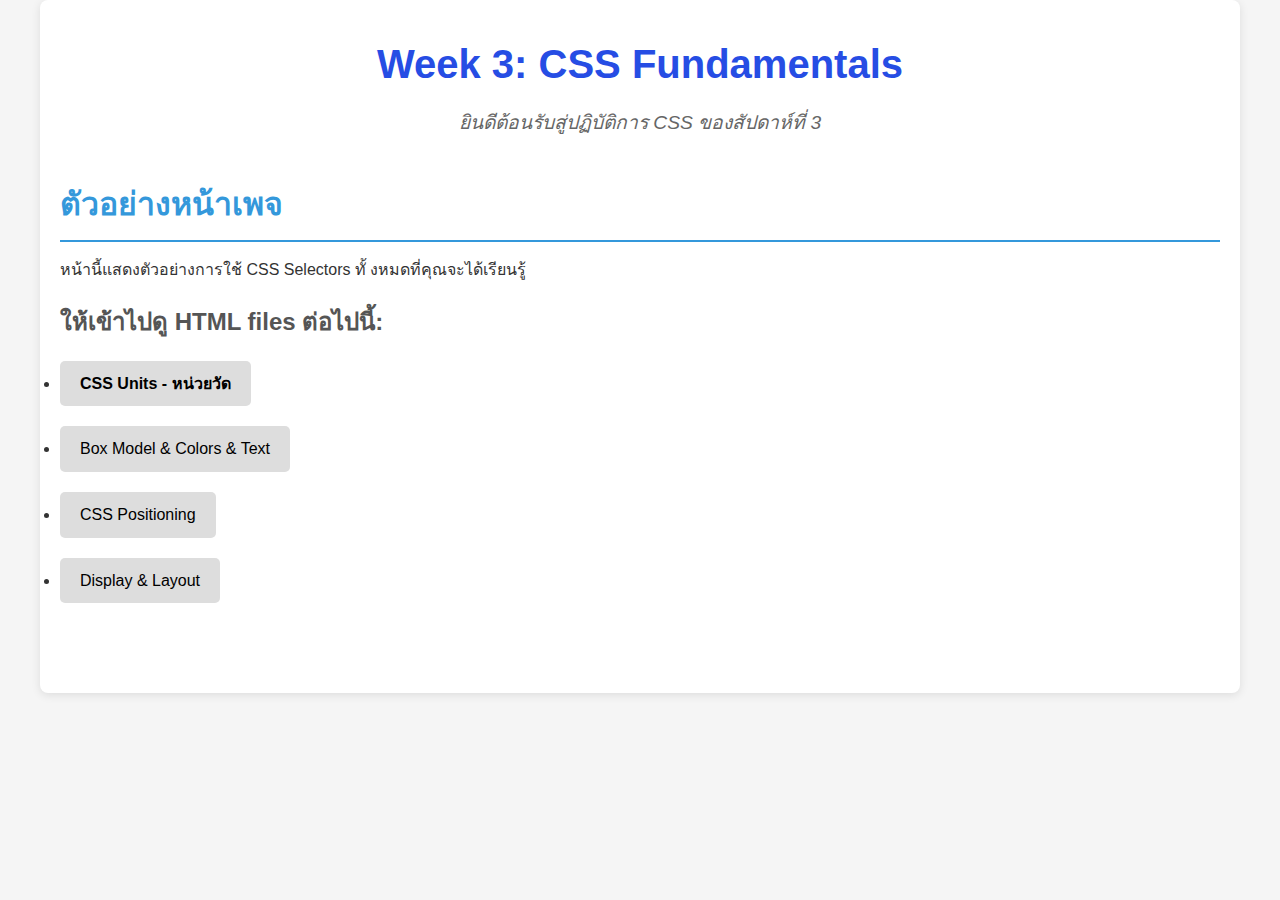
<file: index.html>
<!DOCTYPE html>
<html lang="th">
<head>
<meta charset="UTF-8" />
<meta name="viewport" content="width=device-width, initial-scale=1.0" />
<title>Week 3: CSS Fundamentals</title>
<link rel="stylesheet" href="styles.css" />
</head>
<body>
<div class="container">
<h1>Week 3: CSS Fundamentals</h1>
<p class="intro">ยินดีต้อนรับสู่ปฏิบัติการ CSS ของสัปดาห์ที่ 3</p>
<section id="main-section">
<h2>ตัวอย่างหน้าเพจ</h2>
<p>
หน้านี้แสดงตัวอย่างการใช้ CSS Selectors ทั้
งหมดที่คุณจะได้เรียนรู้
</p>
<h3>ให้เข้าไปดู HTML files ต่อไปนี้:</h3>
<ul>
<li>
<a href="units.html" class="btn">CSS Units - หน่วยวัด</a>
</li>
<li>
<a href="box-model.html" class="btn">Box Model & Colors & Text</a>
</li>
<li><a href="positioning.html" class="btn">CSS Positioning</a></li>
<li>
<a href="display-layout.html" class="btn">Display & Layout</a>
</li>
</ul>
</section>
</div>
</body>
</html>
</file>
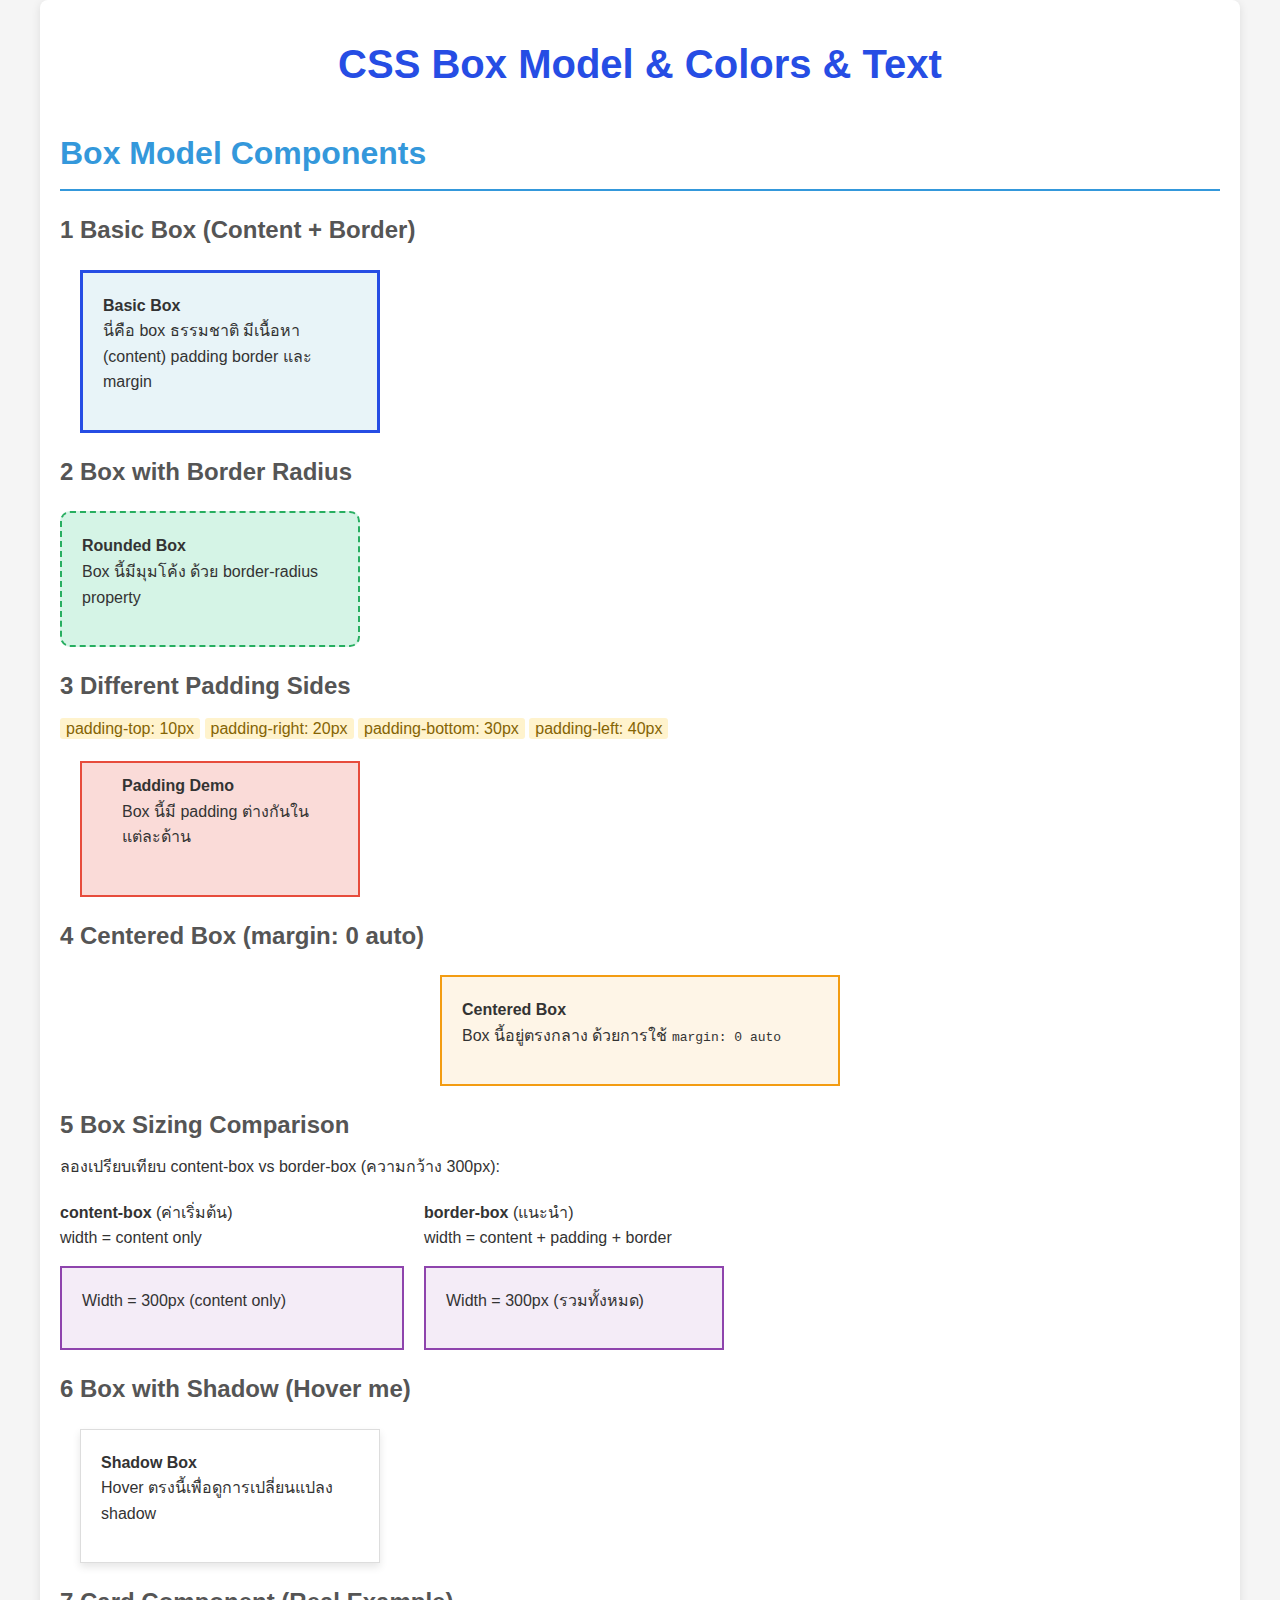
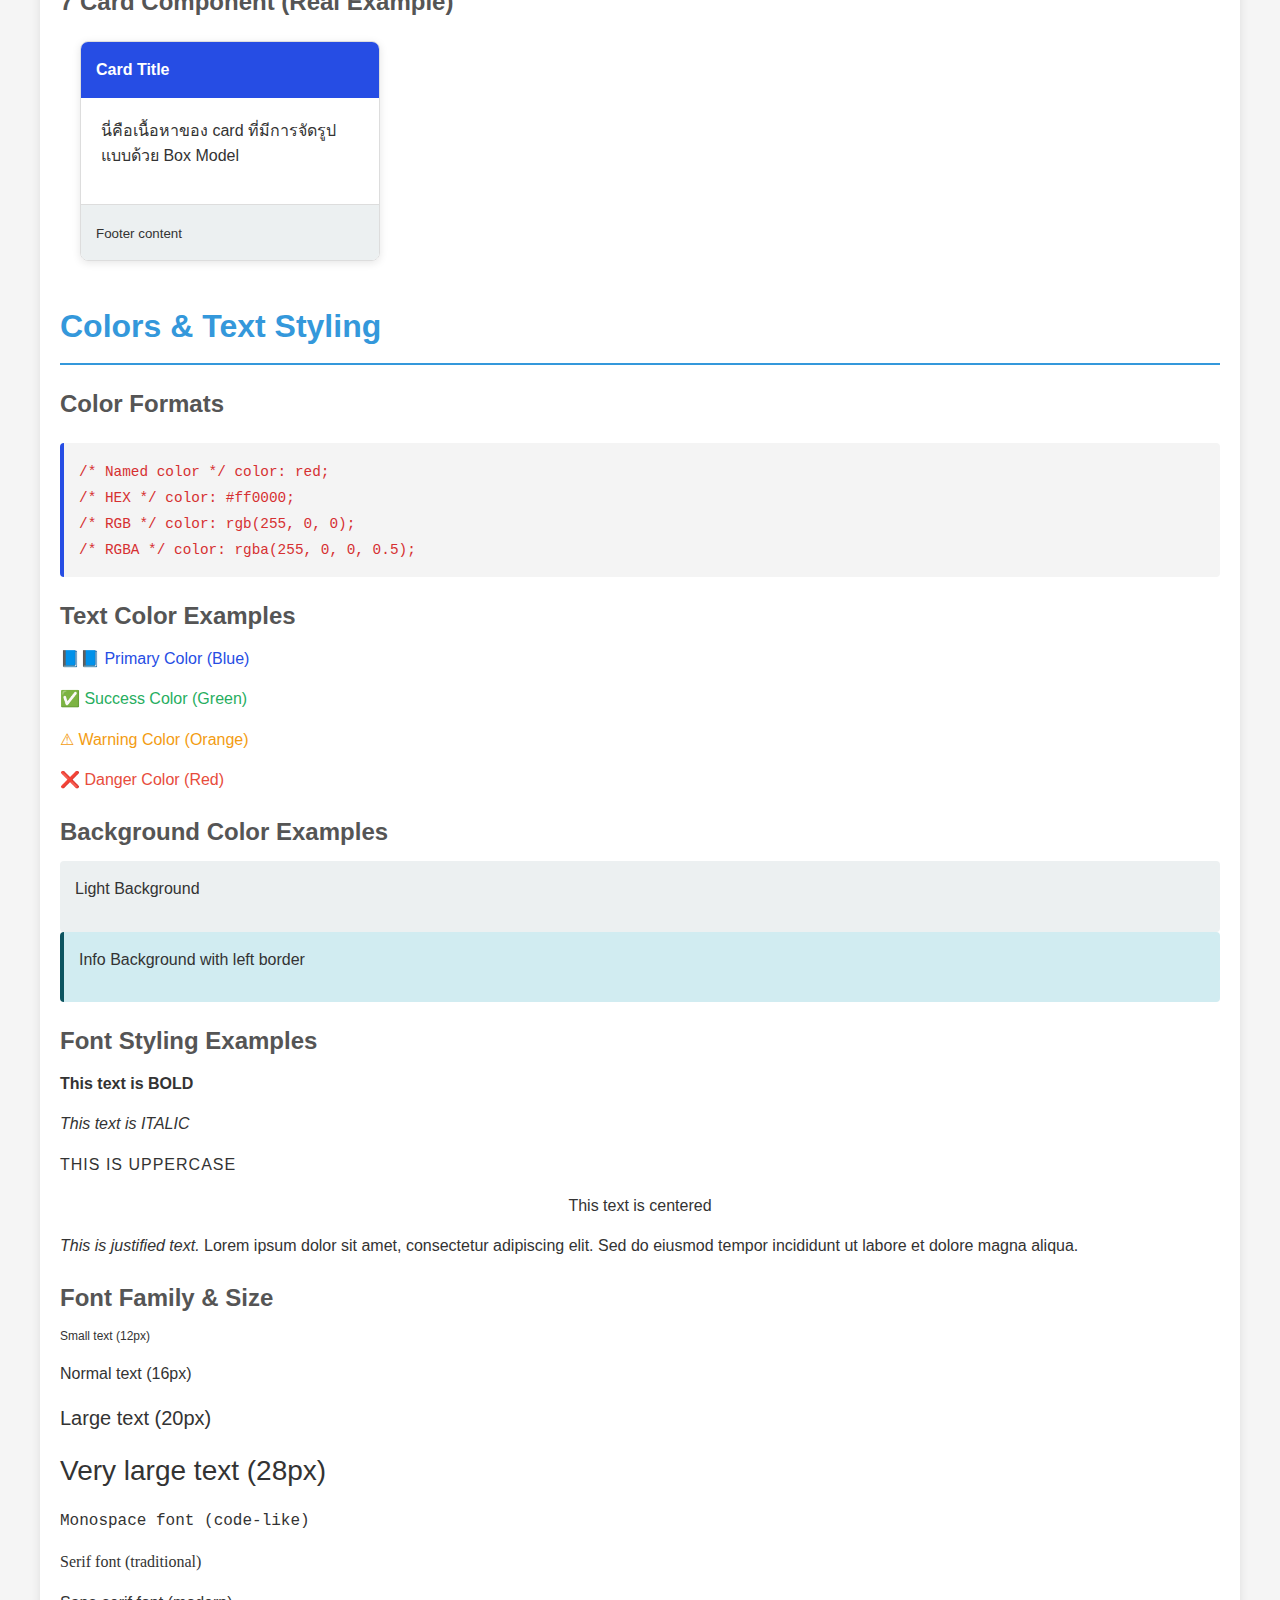
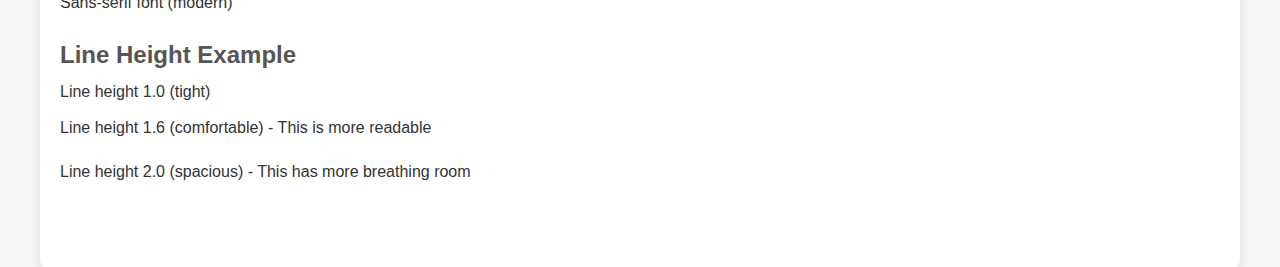
<file: box-model.html>
<!DOCTYPE html>
<html lang="th">
<head>
<meta charset="UTF-8" />
<meta name="viewport" content="width=device-width, initial-scale=1.0" />
<title>CSS Box Model</title>
<link rel="stylesheet" href="styles.css" />
<style>
/* ================================
BOX MODEL DEMONSTRATION
================================ */
.box-model-section {
margin: 40px 0;
}
/* Basic box */
.box {
width: 300px;
padding: 20px; /* ระยะห่างด้านใน */
border: 3px solid #264de4; /* กรอบ */
margin: 20px; /* ระยะห่างด้านนอก */
background-color: #e8f4f8;
}
/* Box with border radius */
.box-rounded {
width: 300px;
padding: 20px;
border: 2px dashed #27ae60;
border-radius: 10px;
margin: 20px 0;
background-color: #d5f4e6;
}
/* Box with different padding sides */
.box-padding-demo {
width: 280px;
padding-top: 10px;
padding-right: 20px;
padding-bottom: 30px;
padding-left: 40px;
border: 2px solid #e74c3c;
margin: 20px;
background-color: #fadbd8;
}
/* Centered box using margin */
.box-centered {
width: 400px;
padding: 20px;
margin: 20px auto; /* center horizontally */
border: 2px solid #f39c12;
background-color: #fef5e7;
}
/* Box sizing comparison */
.box-sizing-demo {
display: flex;
gap: 20px;
margin: 20px 0;
flex-wrap: wrap;
}
.box-content {
width: 300px;
padding: 20px;
border: 2px solid #8e44ad;
box-sizing: content-box; /* width = content only */
background-color: #f4ecf7;
}
.box-border {
width: 300px;
padding: 20px;
border: 2px solid #8e44ad;
box-sizing: border-box; /* width = content + padding + border */
background-color: #f4ecf7;
}
/* Box with shadow */
.box-shadow-demo {
width: 300px;
padding: 20px;
border: 1px solid #ddd;
margin: 20px;
background-color: white;
box-shadow: 0 4px 8px rgba(0, 0, 0, 0.1);
transition: box-shadow 0.3s ease;
}
.box-shadow-demo:hover {
box-shadow: 0 8px 16px rgba(0, 0, 0, 0.2);
}
/* Card layout */
.card {
width: 300px;
border: 1px solid #ddd;
border-radius: 8px;
overflow: hidden;
box-shadow: 0 2px 8px rgba(0, 0, 0, 0.1);
margin: 20px;
}
.card-header {
background-color: #264de4;
color: white;
padding: 15px;
}
.card-body {
padding: 20px;
}
.card-footer {
background-color: #ecf0f1;
padding: 15px;
border-top: 1px solid #ddd;
}
</style>
</head>
<body>
<div class="container">
<h1>CSS Box Model & Colors & Text</h1>
<section class="box-model-section">
<h2>Box Model Components</h2>
<!-- Basic Box -->
<h3>1 Basic Box (Content + Border)</h3>
<div class="box">
<h4>Basic Box</h4>
<p>
นี่คือ box ธรรมชาติ มีเนื้อหา (content) padding border และ margin
</p>
</div>
<!-- Box with Border Radius -->
<h3>2 Box with Border Radius</h3>
<div class="box-rounded">
<h4>Rounded Box</h4>
<p>Box นี้มีมุมโค้ง ด้วย border-radius property</p>
</div>
<!-- Padding Demo -->
<h3>3 Different Padding Sides</h3>
<p>
<span class="highlight">padding-top: 10px</span>
<span class="highlight">padding-right: 20px</span>
<span class="highlight">padding-bottom: 30px</span>
<span class="highlight">padding-left: 40px</span>
</p>
<div class="box-padding-demo">
<h4>Padding Demo</h4>
<p>Box นี้มี padding ต่างกันในแต่ละด้าน</p>
</div>
<!-- Centered Box -->
<h3>4 Centered Box (margin: 0 auto)</h3>
<div class="box-centered">
<h4>Centered Box</h4>
<p>Box นี้อยู่ตรงกลาง ด้วยการใช้ <code>margin: 0 auto</code></p>
</div>
<!-- Box Sizing -->
<h3>5 Box Sizing Comparison</h3>
<p>ลองเปรียบเทียบ content-box vs border-box (ความกว้าง 300px):</p>
<div class="box-sizing-demo">
<div>
<p>
<strong>content-box</strong> (ค่าเริ่มต้น)<br />width = content
only
</p>
<div class="box-content">
<p>Width = 300px (content only)</p>
</div>
</div>
<div>
<p>
<strong>border-box</strong> (แนะนํา)<br />width = content + padding
+ border
</p>
<div class="box-border">
<p>Width = 300px (รวมทั้งหมด)</p>
</div>
</div>
</div>
<!-- Box Shadow -->
<h3>6 Box with Shadow (Hover me)</h3>
<div class="box-shadow-demo">
<h4>Shadow Box</h4>
<p>Hover ตรงนี้เพื่อดูการเปลี่ยนแปลง shadow</p>
</div>
<!-- Card Component -->
<h3>7 Card Component (Real Example)</h3>
<div class="card">
<div class="card-header">
<h4>Card Title</h4>
</div>
<div class="card-body">
<p>นี่คือเนื้อหาของ card ที่มีการจัดรูปแบบด้วย Box Model</p>
</div>
<div class="card-footer">
<small>Footer content</small>
</div>
</div>
</section>
<!-- Colors & Text -->
<section class="box-model-section">
<h2>Colors & Text Styling</h2>
<h3>Color Formats</h3>
<div class="code-box">
<code
>/* Named color */ color: red;<br />
/* HEX */ color: #ff0000;<br />
/* RGB */ color: rgb(255, 0, 0);<br />
/* RGBA */ color: rgba(255, 0, 0, 0.5);</code
>
</div>
<h3>Text Color Examples</h3>
<p class="text-primary">📘📘 Primary Color (Blue)</p>
<p class="text-success">✅ Success Color (Green)</p>
<p class="text-warning">⚠ Warning Color (Orange)</p>
<p class="text-danger">❌ Danger Color (Red)</p>
<h3>Background Color Examples</h3>
<div class="bg-light">
<p>Light Background</p>
</div>
<div class="bg-info">
<p>Info Background with left border</p>
</div>
<h3>Font Styling Examples</h3>
<p class="font-bold">This text is BOLD</p>
<p class="font-italic">This text is ITALIC</p>
<p class="text-uppercase">this is uppercase</p>
<p class="text-center">This text is centered</p>
<p class="text-justify">
<em>This is justified text.</em> Lorem ipsum dolor sit amet,
consectetur adipiscing elit. Sed do eiusmod tempor incididunt ut
labore et dolore magna aliqua.
</p>
<h3>Font Family & Size</h3>
<p style="font-size: 12px">Small text (12px)</p>
<p style="font-size: 16px">Normal text (16px)</p>
<p style="font-size: 20px">Large text (20px)</p>
<p style="font-size: 28px">Very large text (28px)</p>
<p style="font-family: 'Courier New', monospace">
Monospace font (code-like)
</p>
<p style="font-family: Georgia, serif">Serif font (traditional)</p>
<p style="font-family: Arial, sans-serif">Sans-serif font (modern)</p>
<h3>Line Height Example</h3>
<p style="line-height: 1">Line height 1.0 (tight)</p>
<p style="line-height: 1.6">
Line height 1.6 (comfortable) - This is more readable
</p>
<p style="line-height: 2">
Line height 2.0 (spacious) - This has more breathing room
</p>
</section>
</div>
</body>
</html>
</file>
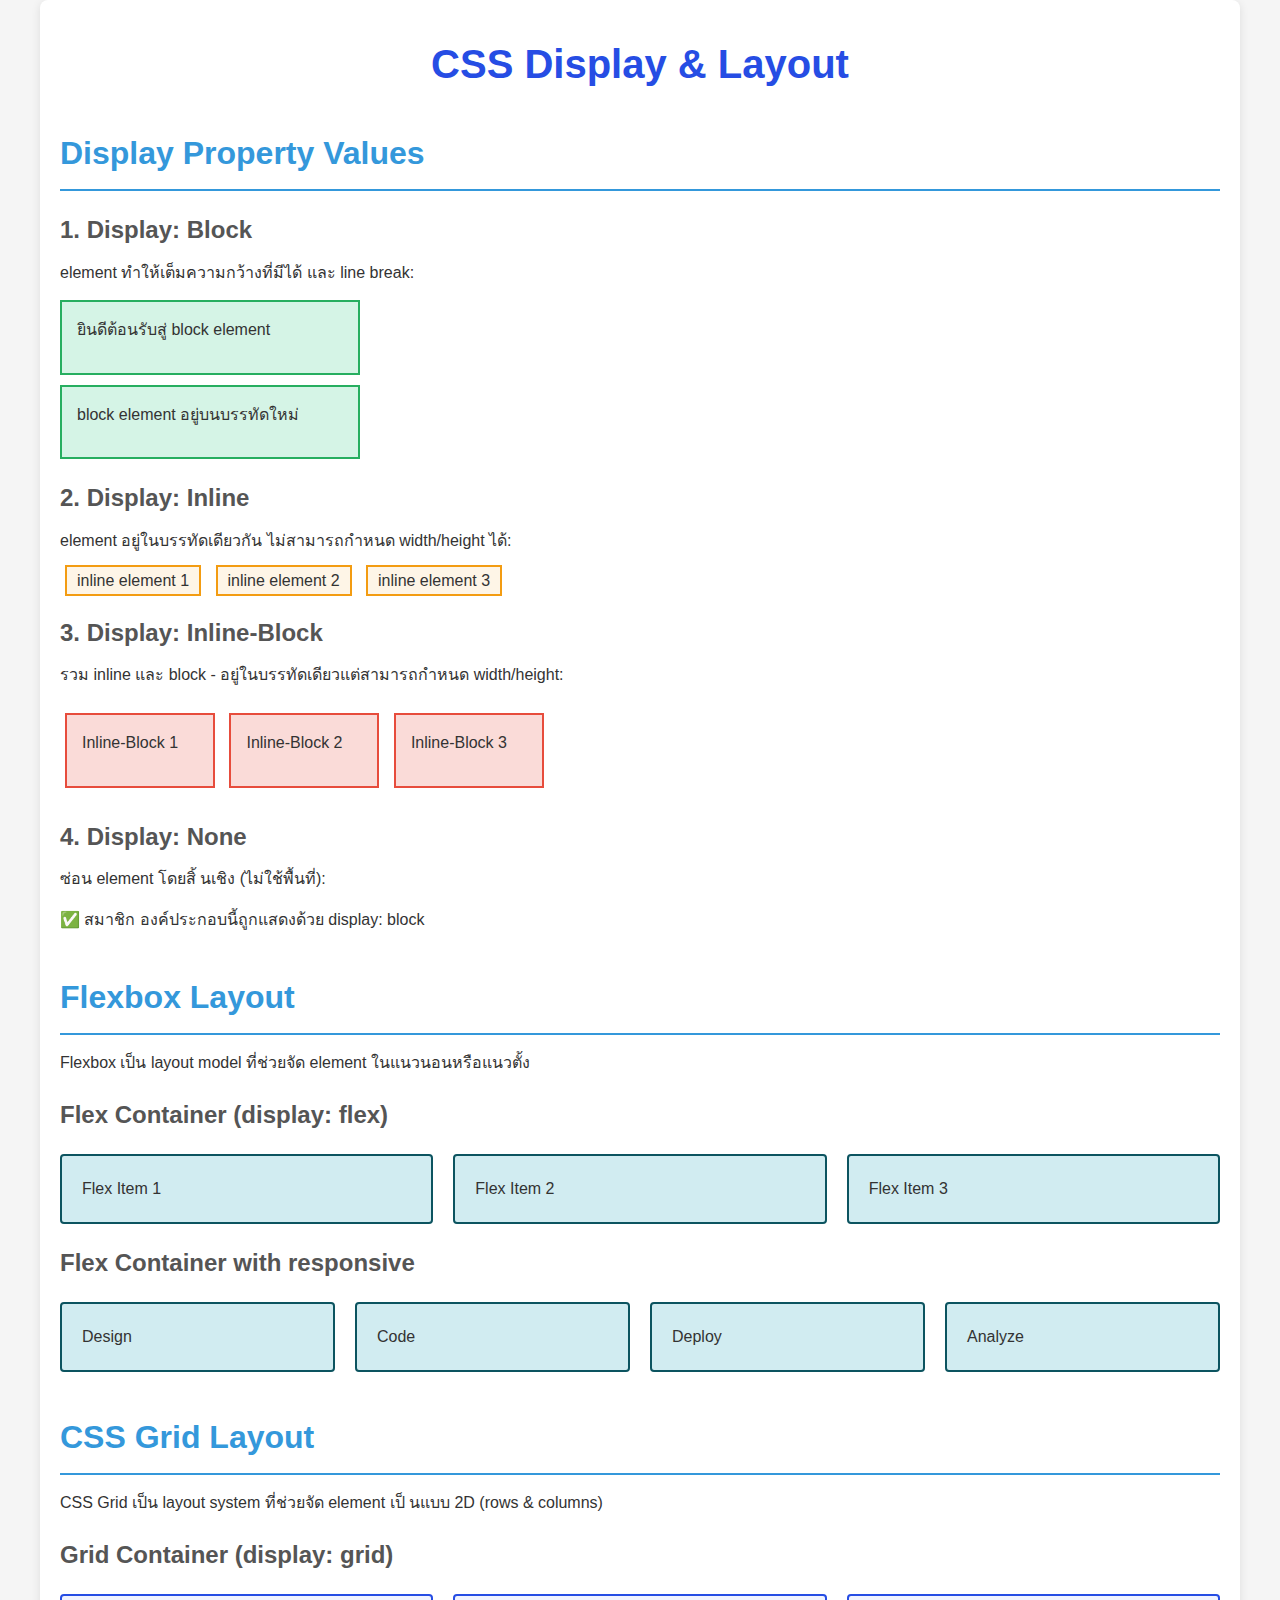
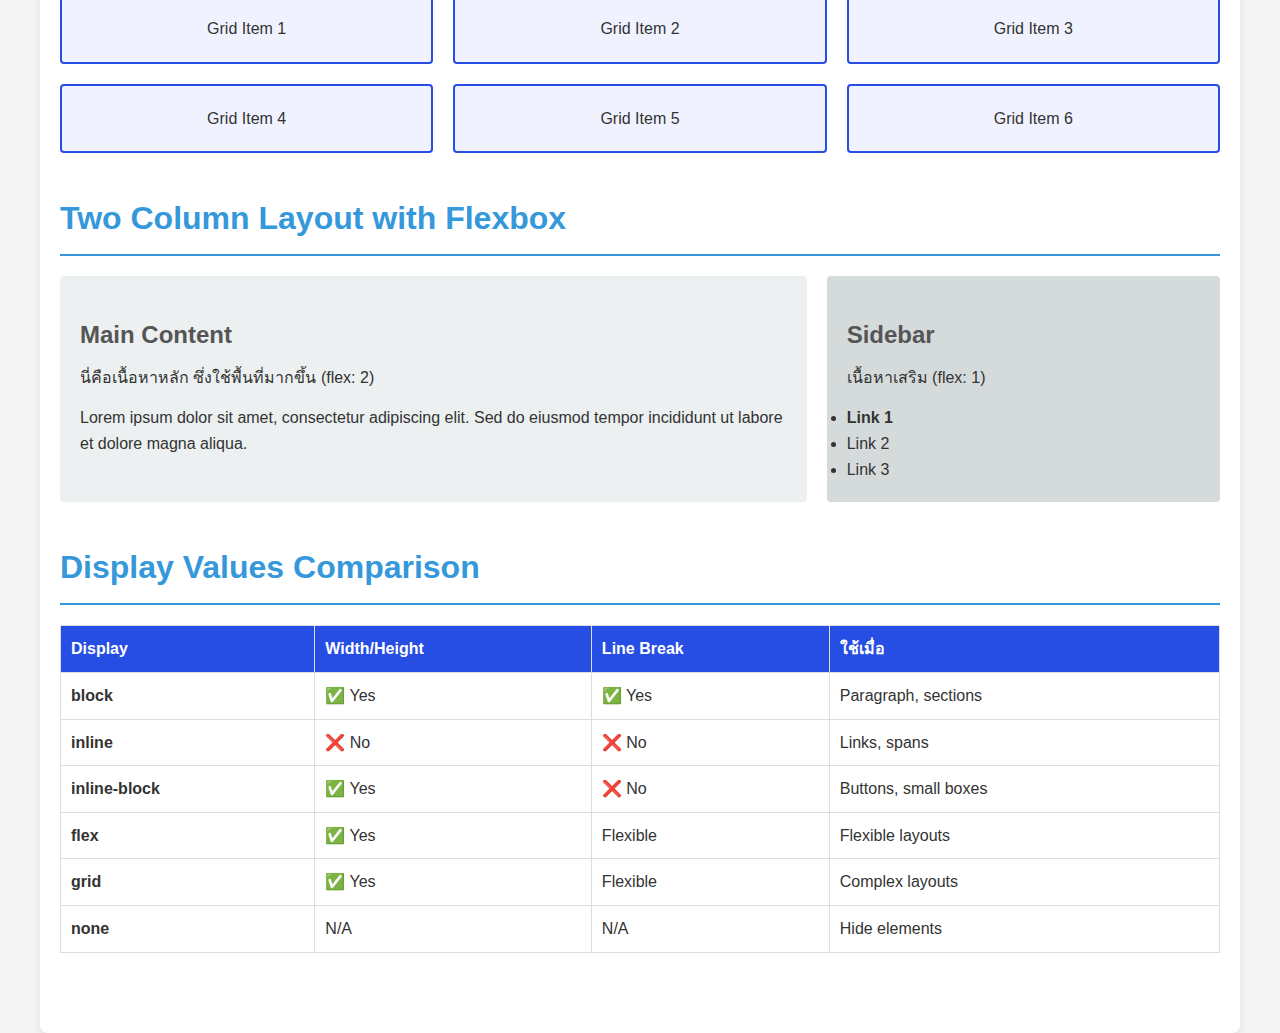
<file: display-layout.html>
<!DOCTYPE html>
<html lang="th">
<head>
<meta charset="UTF-8" />
<meta name="viewport" content="width=device-width, initial-scale=1.0" />
<title>CSS Display & Layout</title>
<link rel="stylesheet" href="styles.css" />
<style>
/* ================================
DISPLAY PROPERTY DEMONSTRATION
================================ */
.display-section {
margin: 40px 0;
}
/* Display: Block */
.block-demo {
display: block;
width: 300px;
background-color: #d5f4e6;
border: 2px solid #27ae60;
padding: 15px;
margin: 10px 0;
}
/* Display: Inline */
.inline-demo {
display: inline;
background-color: #fef5e7;
border: 2px solid #f39c12;
padding: 5px 10px;
margin: 0 5px;
}
/* Display: Inline-Block */
.inline-block-demo {
display: inline-block;
width: 150px;
background-color: #fadbd8;
border: 2px solid #e74c3c;
padding: 15px;
margin: 10px 5px;
vertical-align: top;
}
/* Display: None */
.hidden {
display: none;
}
.visible {
display: block;
}
/* Flexbox Layout */
.flex-container {
display: flex;
gap: 20px;
flex-wrap: wrap;
margin: 20px 0;
}
.flex-item {
flex: 1;
min-width: 200px;
background-color: #d1ecf1;
border: 2px solid #0c5460;
padding: 20px;
border-radius: 4px;
}
/* Grid Layout */
.grid-container {
display: grid;
grid-template-columns: repeat(3, 1fr);
gap: 20px;
margin: 20px 0;
}
.grid-item {
background-color: #f0f3ff;
border: 2px solid #264de4;
padding: 20px;
text-align: center;
border-radius: 4px;
}
@media (max-width: 768px) {
.grid-container {
grid-template-columns: repeat(2, 1fr);
}
}
@media (max-width: 480px) {
.grid-container {
grid-template-columns: 1fr;
}
}
/* Two Column Layout */
.two-column {
display: flex;
gap: 20px;
margin: 20px 0;
}
.main-content {
flex: 2;
background-color: #ecf0f1;
padding: 20px;
border-radius: 4px;
}
 .sidebar-col {
flex: 1;
background-color: #d5dbdb;
padding: 20px;
border-radius: 4px;
}
</style>
</head>
<body>
<div class="container">
<h1>CSS Display & Layout</h1>
<!-- Display Values -->
<section class="display-section">
<h2>Display Property Values</h2>
<h3>1. Display: Block</h3>
<p>element ทําให้เต็มความกว้างที่มีได้ และ line break:</p>
<div class="block-demo">
<p>ยินดีต้อนรับสู่ block element</p>
</div>
<div class="block-demo">
<p>block element อยู่บนบรรทัดใหม่</p>
</div>
<h3>2. Display: Inline</h3>
<p>element อยู่ในบรรทัดเดียวกัน ไม่สามารถกําหนด width/height ได้:</p>
<p>
<span class="inline-demo">inline element 1</span>
<span class="inline-demo">inline element 2</span>
<span class="inline-demo">inline element 3</span>
</p>
<h3>3. Display: Inline-Block</h3>
<p>
รวม inline และ block - อยู่ในบรรทัดเดียวแต่สามารถกําหนด width/height:
</p>
<div>
<div class="inline-block-demo">
<p>Inline-Block 1</p>
</div>
<div class="inline-block-demo">
<p>Inline-Block 2</p>
</div>
<div class="inline-block-demo">
<p>Inline-Block 3</p>
</div>
</div>
<h3>4. Display: None</h3>
<p>ซ่อน element โดยสิ้
นเชิง (ไม่ใช้พื้นที่):</p>
<p class="hidden">❌ สมาชิก องค์ประกอบนี้ถูกซ่อนด้วย display: none</p>
<p class="visible">✅ สมาชิก องค์ประกอบนี้ถูกแสดงด้วย display: block</p>
</section>
<!-- Flexbox -->
<section class="display-section">
<h2>Flexbox Layout</h2>
<p>Flexbox เป็น layout model ที่ช่วยจัด element ในแนวนอนหรือแนวตั้ง</p>
<h3>Flex Container (display: flex)</h3>
<div class="flex-container">
<div class="flex-item">Flex Item 1</div>
<div class="flex-item">Flex Item 2</div>
<div class="flex-item">Flex Item 3</div>
</div>
<h3>Flex Container with responsive</h3>
<div class="flex-container">
<div class="flex-item">Design</div>
<div class="flex-item">Code</div>
<div class="flex-item">Deploy</div>
<div class="flex-item">Analyze</div>
</div>
</section>
<!-- Grid Layout -->
<section class="display-section">
<h2>CSS Grid Layout</h2>
<p>
CSS Grid เป็น layout system ที่ช่วยจัด element เป็ นแบบ 2D (rows &
columns)
</p>
<h3>Grid Container (display: grid)</h3>
<div class="grid-container">
<div class="grid-item">Grid Item 1</div>
<div class="grid-item">Grid Item 2</div>
<div class="grid-item">Grid Item 3</div>
<div class="grid-item">Grid Item 4</div>
<div class="grid-item">Grid Item 5</div>
<div class="grid-item">Grid Item 6</div>
</div>
</section>
<!-- Two Column Layout -->
<section class="display-section">
<h2>Two Column Layout with Flexbox</h2>
<div class="two-column">
<div class="main-content">
<h3>Main Content</h3>
<p>นี่คือเนื้อหาหลัก ซึ่งใช้พื้นที่มากขึ้น (flex: 2)</p>
<p>
Lorem ipsum dolor sit amet, consectetur adipiscing elit. Sed do
eiusmod tempor incididunt ut labore et dolore magna aliqua.
</p>
</div>
<aside class="sidebar-col">
<h3>Sidebar</h3>
<p>เนื้อหาเสริม (flex: 1)</p>
<ul>
<li>Link 1</li>
<li>Link 2</li>
<li>Link 3</li>
</ul>
</aside>
</div>
</section>
<!-- Display Comparison Table -->
<section class="display-section">
<h2>Display Values Comparison</h2>
<table style="width: 100%; border-collapse: collapse; margin-top: 20px">
<thead>
<tr
style="background-color: #264de4; color: white; text-align: left"
>
<th style="padding: 10px; border: 1px solid #ddd">Display</th>
<th style="padding: 10px; border: 1px solid #ddd">
Width/Height
</th>
<th style="padding: 10px; border: 1px solid #ddd">Line Break</th>
<th style="padding: 10px; border: 1px solid #ddd">ใช้เมื่อ</th>
</tr>
</thead>
<tbody>
<tr>
<td style="padding: 10px; border: 1px solid #ddd">
<strong>block</strong>
</td>
<td style="padding: 10px; border: 1px solid #ddd">✅ Yes</td>
<td style="padding: 10px; border: 1px solid #ddd">✅ Yes</td>
<td style="padding: 10px; border: 1px solid #ddd">
Paragraph, sections
</td>
</tr>
<tr>
<td style="padding: 10px; border: 1px solid #ddd">
<strong>inline</strong>
</td>
<td style="padding: 10px; border: 1px solid #ddd">❌ No</td>
<td style="padding: 10px; border: 1px solid #ddd">❌ No</td>
<td style="padding: 10px; border: 1px solid #ddd">
Links, spans
</td>
</tr>
<tr>
<td style="padding: 10px; border: 1px solid #ddd">
<strong>inline-block</strong>
</td>
<td style="padding: 10px; border: 1px solid #ddd">✅ Yes</td>
<td style="padding: 10px; border: 1px solid #ddd">❌ No</td>
<td style="padding: 10px; border: 1px solid #ddd">
Buttons, small boxes
</td>
</tr>
<tr>
<td style="padding: 10px; border: 1px solid #ddd">
<strong>flex</strong>
</td>
<td style="padding: 10px; border: 1px solid #ddd">✅ Yes</td>
<td style="padding: 10px; border: 1px solid #ddd">Flexible</td>
<td style="padding: 10px; border: 1px solid #ddd">
Flexible layouts
</td>
</tr>
<tr>
<td style="padding: 10px; border: 1px solid #ddd">
<strong>grid</strong>
</td>
<td style="padding: 10px; border: 1px solid #ddd">✅ Yes</td>
<td style="padding: 10px; border: 1px solid #ddd">Flexible</td>
<td style="padding: 10px; border: 1px solid #ddd">
Complex layouts
</td>
</tr>
<tr>
<td style="padding: 10px; border: 1px solid #ddd">
<strong>none</strong>
</td>
<td style="padding: 10px; border: 1px solid #ddd">N/A</td>
<td style="padding: 10px; border: 1px solid #ddd">N/A</td>
<td style="padding: 10px; border: 1px solid #ddd">
Hide elements
</td>
</tr>
</tbody>
</table>
</section>
</div>
</body>
</html>
</file>
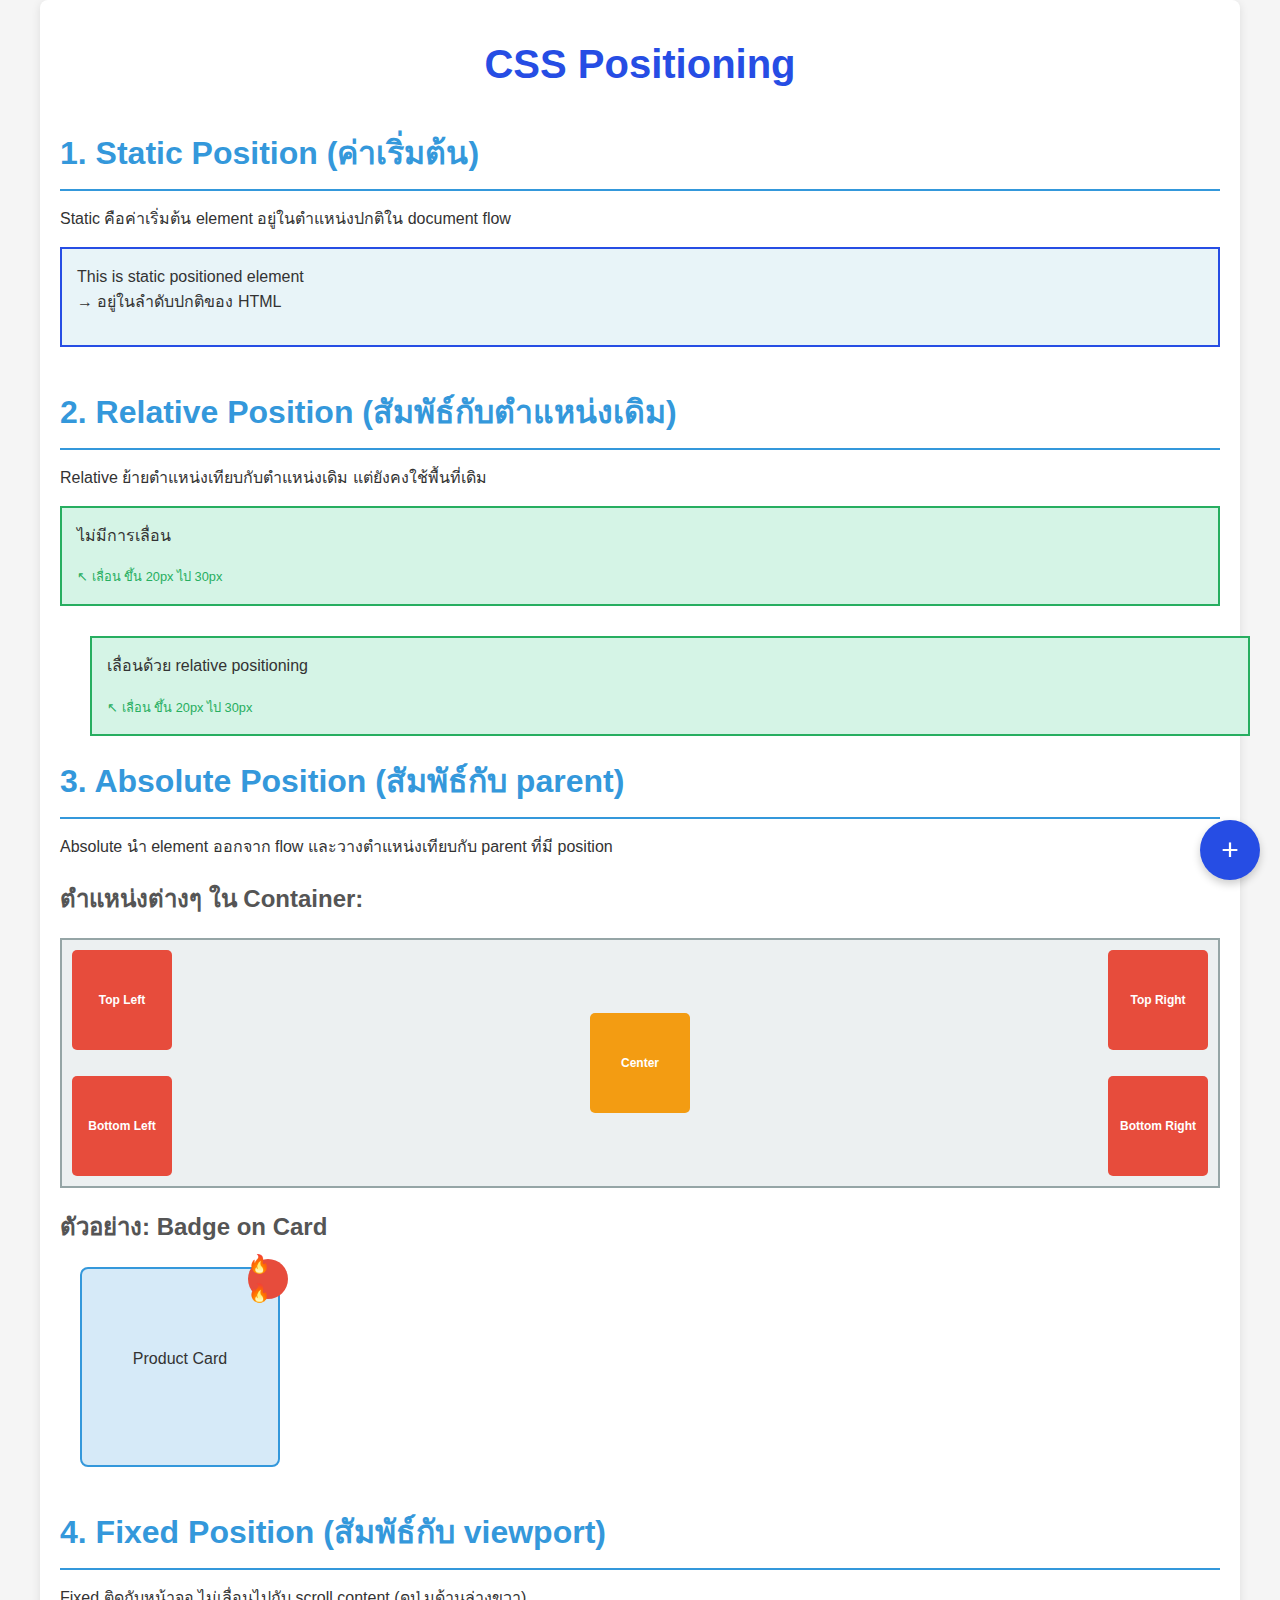
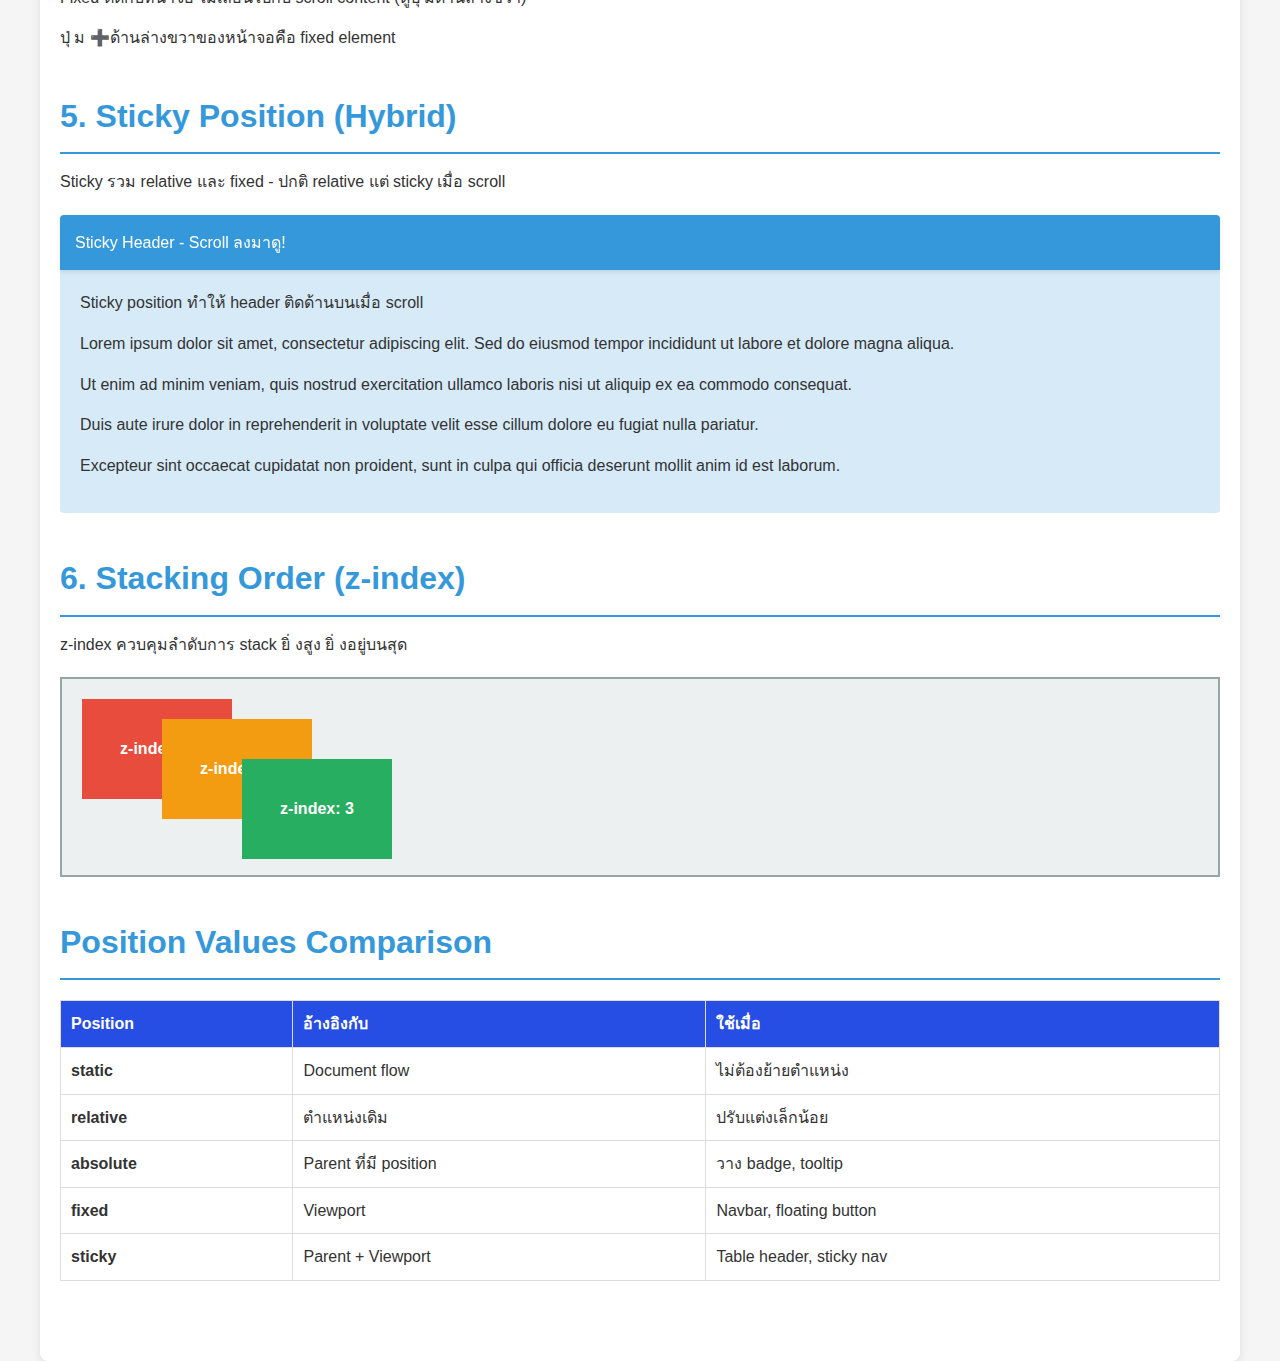
<file: positioning.html>
<!DOCTYPE html>
<html lang="th">
<head>
<meta charset="UTF-8" />
<meta name="viewport" content="width=device-width, initial-scale=1.0" />
<title>CSS Positioning</title>
<link rel="stylesheet" href="styles.css" />
<style>
/* ================================
POSITIONING DEMONSTRATION
================================ */
.positioning-section {
margin: 40px 0;
}
/* Static Position */
.static-demo {
position: static;
background-color: #e8f4f8;
border: 2px solid #264de4;
padding: 15px;
margin: 10px 0;
}
/* Relative Position */
.relative-demo {
position: relative;
background-color: #d5f4e6;
border: 2px solid #27ae60;
padding: 15px;
margin: 10px 0;
}
.relative-demo.example {
top: 20px;
left: 30px;
}
.relative-demo::after {
content: "↖ เลื่อน ขึ้น 20px ไป 30px";
font-size: 0.8em;
color: #27ae60;
}
/* Absolute Position */
.absolute-container {
position: relative;
width: 100%;
height: 250px;
background-color: #ecf0f1;
border: 2px solid #95a5a6;
margin: 20px 0;
overflow: hidden;
}
.absolute-child {
position: absolute;
width: 100px;
height: 100px;
background-color: #e74c3c;
color: white;
padding: 10px;
border-radius: 5px;
display: flex;
align-items: center;
justify-content: center;
font-size: 12px;
font-weight: bold;
}
.absolute-child.top-left {
top: 10px;
left: 10px;
}
.absolute-child.top-right {
top: 10px;
right: 10px;
}
.absolute-child.bottom-left {
bottom: 10px;
left: 10px;
}
.absolute-child.bottom-right {
bottom: 10px;
right: 10px;
}
.absolute-child.centered {
top: 50%;
left: 50%;
transform: translate(-50%, -50%);
background-color: #f39c12;
}
/* Fixed Position */
.fixed-demo {
position: fixed;
bottom: 20px;
right: 20px;
width: 60px;
height: 60px;
background-color: #264de4;
color: white;
border-radius: 50%;
display: flex;
align-items: center;
justify-content: center;
font-size: 30px;
cursor: pointer;
box-shadow: 0 4px 8px rgba(0, 0, 0, 0.2);
transition: all 0.3s ease;
z-index: 999;
}
.fixed-demo:hover {
background-color: #1a3a8f;
box-shadow: 0 6px 12px rgba(0, 0, 0, 0.3);
}
/* Sticky Position */
.sticky-header {
position: sticky;
top: 0;
background-color: #3498db;
color: white;
padding: 15px;
margin-top: 20px;
border-radius: 4px 4px 0 0;
z-index: 100;
box-shadow: 0 2px 4px rgba(0, 0, 0, 0.1);
}
.sticky-content {
background-color: #d6eaf8;
padding: 20px;
border-radius: 0 0 4px 4px;
margin-bottom: 20px;
}
/* Stacking order (z-index) */
.stacking-demo {
position: relative;
height: 200px;
margin: 20px 0;
background-color: #ecf0f1;
border: 2px solid #95a5a6;
}
.box-z1 {
position: absolute;
width: 150px;
height: 100px;
background-color: #e74c3c;
top: 20px;
left: 20px;
z-index: 1;
display: flex;
align-items: center;
justify-content: center;
color: white;
font-weight: bold;
}
.box-z2 {
position: absolute;
width: 150px;
height: 100px;
background-color: #f39c12;
top: 40px;
left: 100px;
z-index: 2;
display: flex;
align-items: center;
justify-content: center;
color: white;
font-weight: bold;
}
.box-z3 {
position: absolute;
width: 150px;
height: 100px;
background-color: #27ae60;
top: 80px;
left: 180px;
z-index: 3;
display: flex;
align-items: center;
justify-content: center;
color: white;
font-weight: bold;
}
/* Badge with absolute position */
.badge-container {
position: relative;
width: 200px;
height: 200px;
background-color: #d6eaf8;
border: 2px solid #3498db;
border-radius: 8px;
display: flex;
align-items: center;
justify-content: center;
margin: 20px;
}
.badge {
position: absolute;
top: -10px;
right: -10px;
width: 40px;
height: 40px;
background-color: #e74c3c;
color: white;
border-radius: 50%;
display: flex;
align-items: center;
justify-content: center;
font-weight: bold;
font-size: 18px;
}
</style>
</head>
<body>
<div class="container">
<h1>CSS Positioning</h1>
<!-- Static Position -->
<section class="positioning-section">
<h2>1. Static Position (ค่าเริ่มต้น)</h2>
<p>Static คือค่าเริ่มต้น element อยู่ในตําแหน่งปกติใน document flow</p>
<div class="static-demo">
<p>
This is static positioned element<br />
→ อยู่ในลําดับปกติของ HTML
</p>
</div>
</section>
<!-- Relative Position -->
<section class="positioning-section">
<h2>2. Relative Position (สัมพัธ์กับตําแหน่งเดิม)</h2>
<p>Relative ย้ายตําแหน่งเทียบกับตําแหน่งเดิม แต่ยังคงใช้พื้นที่เดิม</p>
<div class="relative-demo">
<p>ไม่มีการเลื่อน</p>
</div>
<div class="relative-demo example">
<p>เลื่อนด้วย relative positioning</p>
</div>
</section>
<!-- Absolute Position -->
<section class="positioning-section">
<h2>3. Absolute Position (สัมพัธ์กับ parent)</h2>
<p>
Absolute นํา element ออกจาก flow และวางตําแหน่งเทียบกับ parent ที่มี
position
</p>
<h3>ตําแหน่งต่างๆ ใน Container:</h3>
<div class="absolute-container">
<div class="absolute-child top-left">Top Left</div>
<div class="absolute-child top-right">Top Right</div>
<div class="absolute-child bottom-left">Bottom Left</div>
<div class="absolute-child bottom-right">Bottom Right</div>
<div class="absolute-child centered">Center</div>
</div>
<h3>ตัวอย่าง: Badge on Card</h3>
<div class="badge-container">
<p>Product Card</p>
<div class="badge">🔥🔥</div>
</div>
</section>
<!-- Fixed Position -->
<section class="positioning-section">
<h2>4. Fixed Position (สัมพัธ์กับ viewport)</h2>
<p>
Fixed ติดกับหน้าจอ ไม่เลื่อนไปกับ scroll content (ดูปุ่ มด้านล่างขวา)
</p>
<p>ปุ่ ม ➕ด้านล่างขวาของหน้าจอคือ fixed element</p>
</section>
<!-- Sticky Position -->
<section class="positioning-section">
<h2>5. Sticky Position (Hybrid)</h2>
<p>
Sticky รวม relative และ fixed - ปกติ relative แต่ sticky เมื่อ scroll
</p>
<div class="sticky-header">Sticky Header - Scroll ลงมาดู!</div>
<div class="sticky-content">
<p>Sticky position ทําให้ header ติดด้านบนเมื่อ scroll</p>
<p>
Lorem ipsum dolor sit amet, consectetur adipiscing elit. Sed do
eiusmod tempor incididunt ut labore et dolore magna aliqua.
</p>
<p>
Ut enim ad minim veniam, quis nostrud exercitation ullamco laboris
nisi ut aliquip ex ea commodo consequat.
</p>
<p>
Duis aute irure dolor in reprehenderit in voluptate velit esse
cillum dolore eu fugiat nulla pariatur.
</p>
<p>
Excepteur sint occaecat cupidatat non proident, sunt in culpa qui
officia deserunt mollit anim id est laborum.
</p>
</div>
</section>
<!-- Stacking Order -->
<section class="positioning-section">
<h2>6. Stacking Order (z-index)</h2>
<p>z-index ควบคุมลําดับการ stack ยิ่
งสูง ยิ่
งอยู่บนสุด</p>
<div class="stacking-demo">
<div class="box-z1">z-index: 1</div>
<div class="box-z2">z-index: 2</div>
<div class="box-z3">z-index: 3</div>
</div>
</section>
<!-- Position Comparison Table -->
<section class="positioning-section">
<h2>Position Values Comparison</h2>
<table style="width: 100%; border-collapse: collapse; margin-top: 20px">
<thead>
<tr
style="background-color: #264de4; color: white; text-align: left"
>
<th style="padding: 10px; border: 1px solid #ddd">Position</th>
<th style="padding: 10px; border: 1px solid #ddd">อ้างอิงกับ</th>
<th style="padding: 10px; border: 1px solid #ddd">ใช้เมื่อ</th>
</tr>
</thead>
<tbody>
<tr>
<td style="padding: 10px; border: 1px solid #ddd">
<strong>static</strong>
</td>
<td style="padding: 10px; border: 1px solid #ddd">
Document flow
</td>
<td style="padding: 10px; border: 1px solid #ddd">
ไม่ต้องย้ายตําแหน่ง
</td>
</tr>
<tr>
<td style="padding: 10px; border: 1px solid #ddd">
<strong>relative</strong>
</td>
<td style="padding: 10px; border: 1px solid #ddd">ตําแหน่งเดิม</td>
<td style="padding: 10px; border: 1px solid #ddd">
ปรับแต่งเล็กน้อย
</td>
</tr>
<tr>
<td style="padding: 10px; border: 1px solid #ddd">
<strong>absolute</strong>
</td>
<td style="padding: 10px; border: 1px solid #ddd">
Parent ที่มี position
</td>
<td style="padding: 10px; border: 1px solid #ddd">
วาง badge, tooltip
</td>
</tr>
<tr>
<td style="padding: 10px; border: 1px solid #ddd">
<strong>fixed</strong>
</td>
<td style="padding: 10px; border: 1px solid #ddd">Viewport</td>
<td style="padding: 10px; border: 1px solid #ddd">
Navbar, floating button
</td>
</tr>
<tr>
<td style="padding: 10px; border: 1px solid #ddd">
<strong>sticky</strong>
</td>
<td style="padding: 10px; border: 1px solid #ddd">
Parent + Viewport
</td>
<td style="padding: 10px; border: 1px solid #ddd">
Table header, sticky nav
</td>
</tr>
</tbody>
</table>
</section>
</div>
<!-- Fixed Button -->
<div class="fixed-demo">+</div>
</body>
</html>
</file>
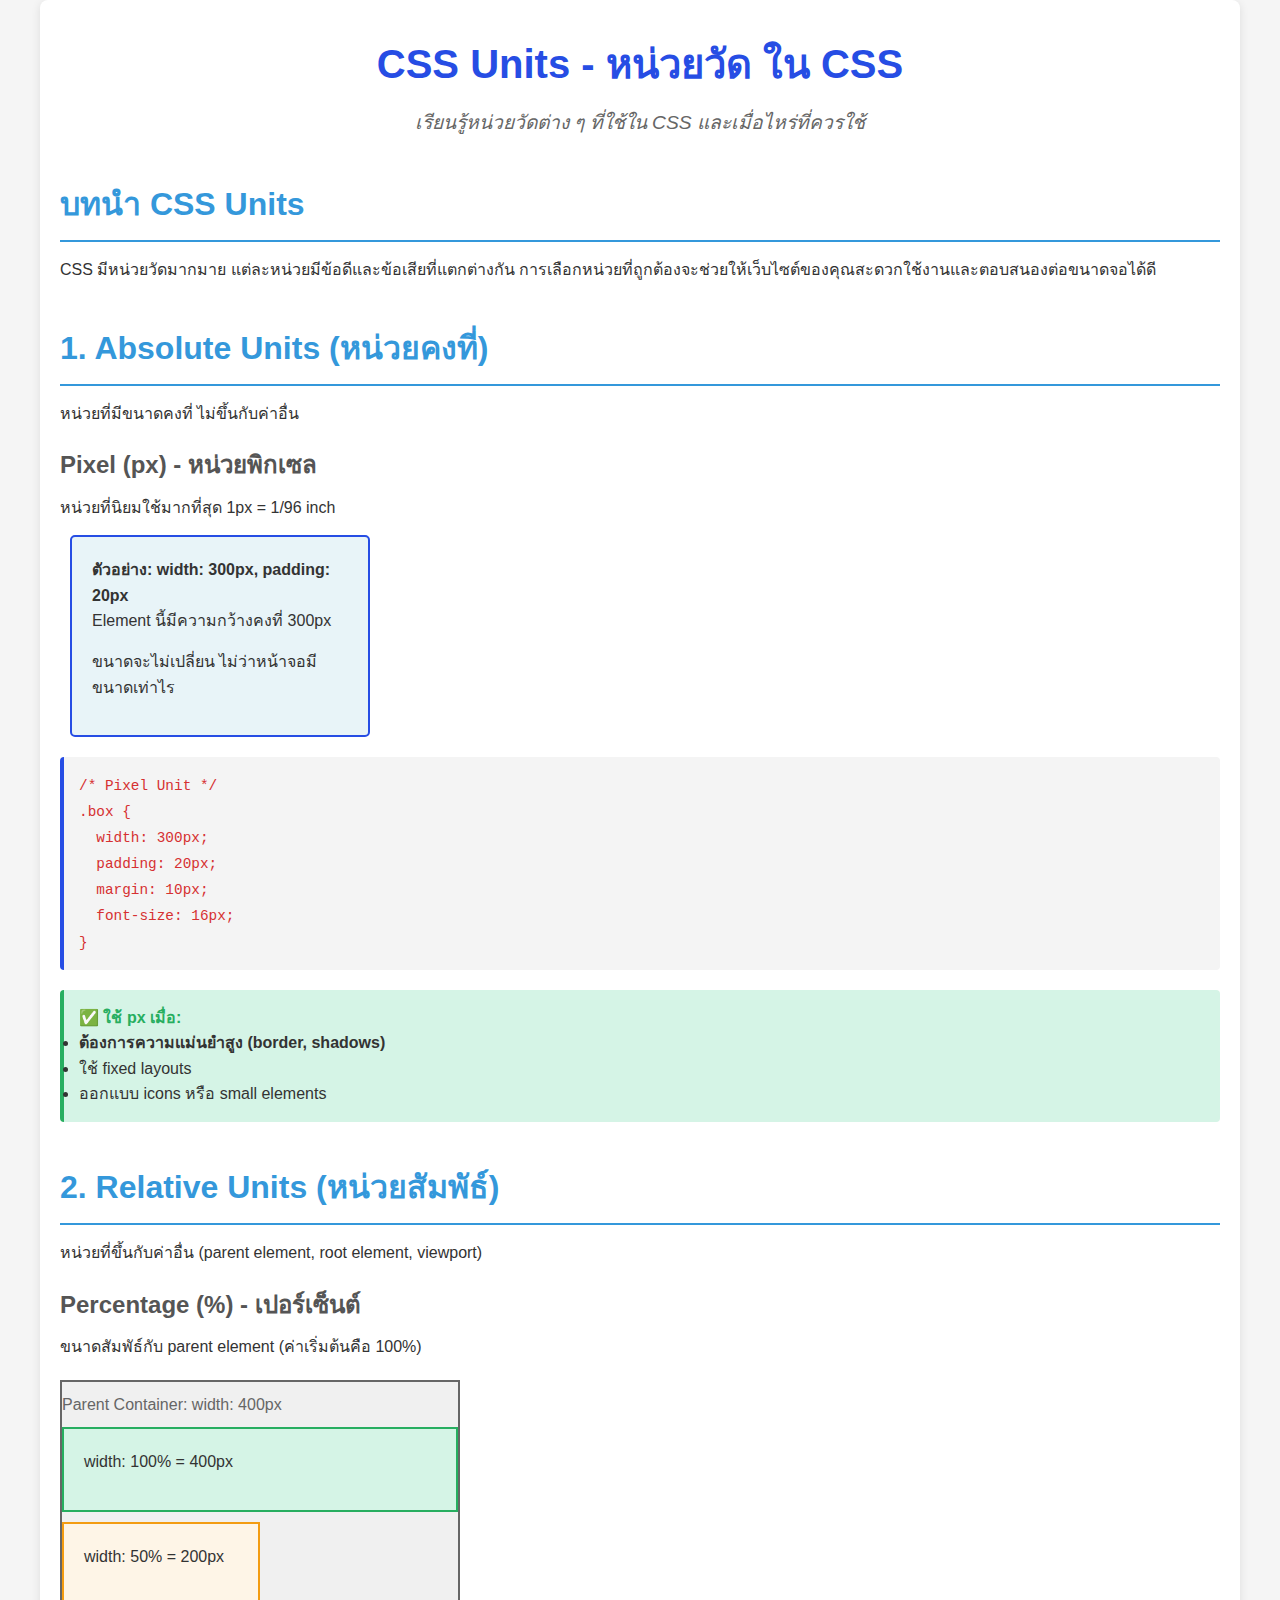
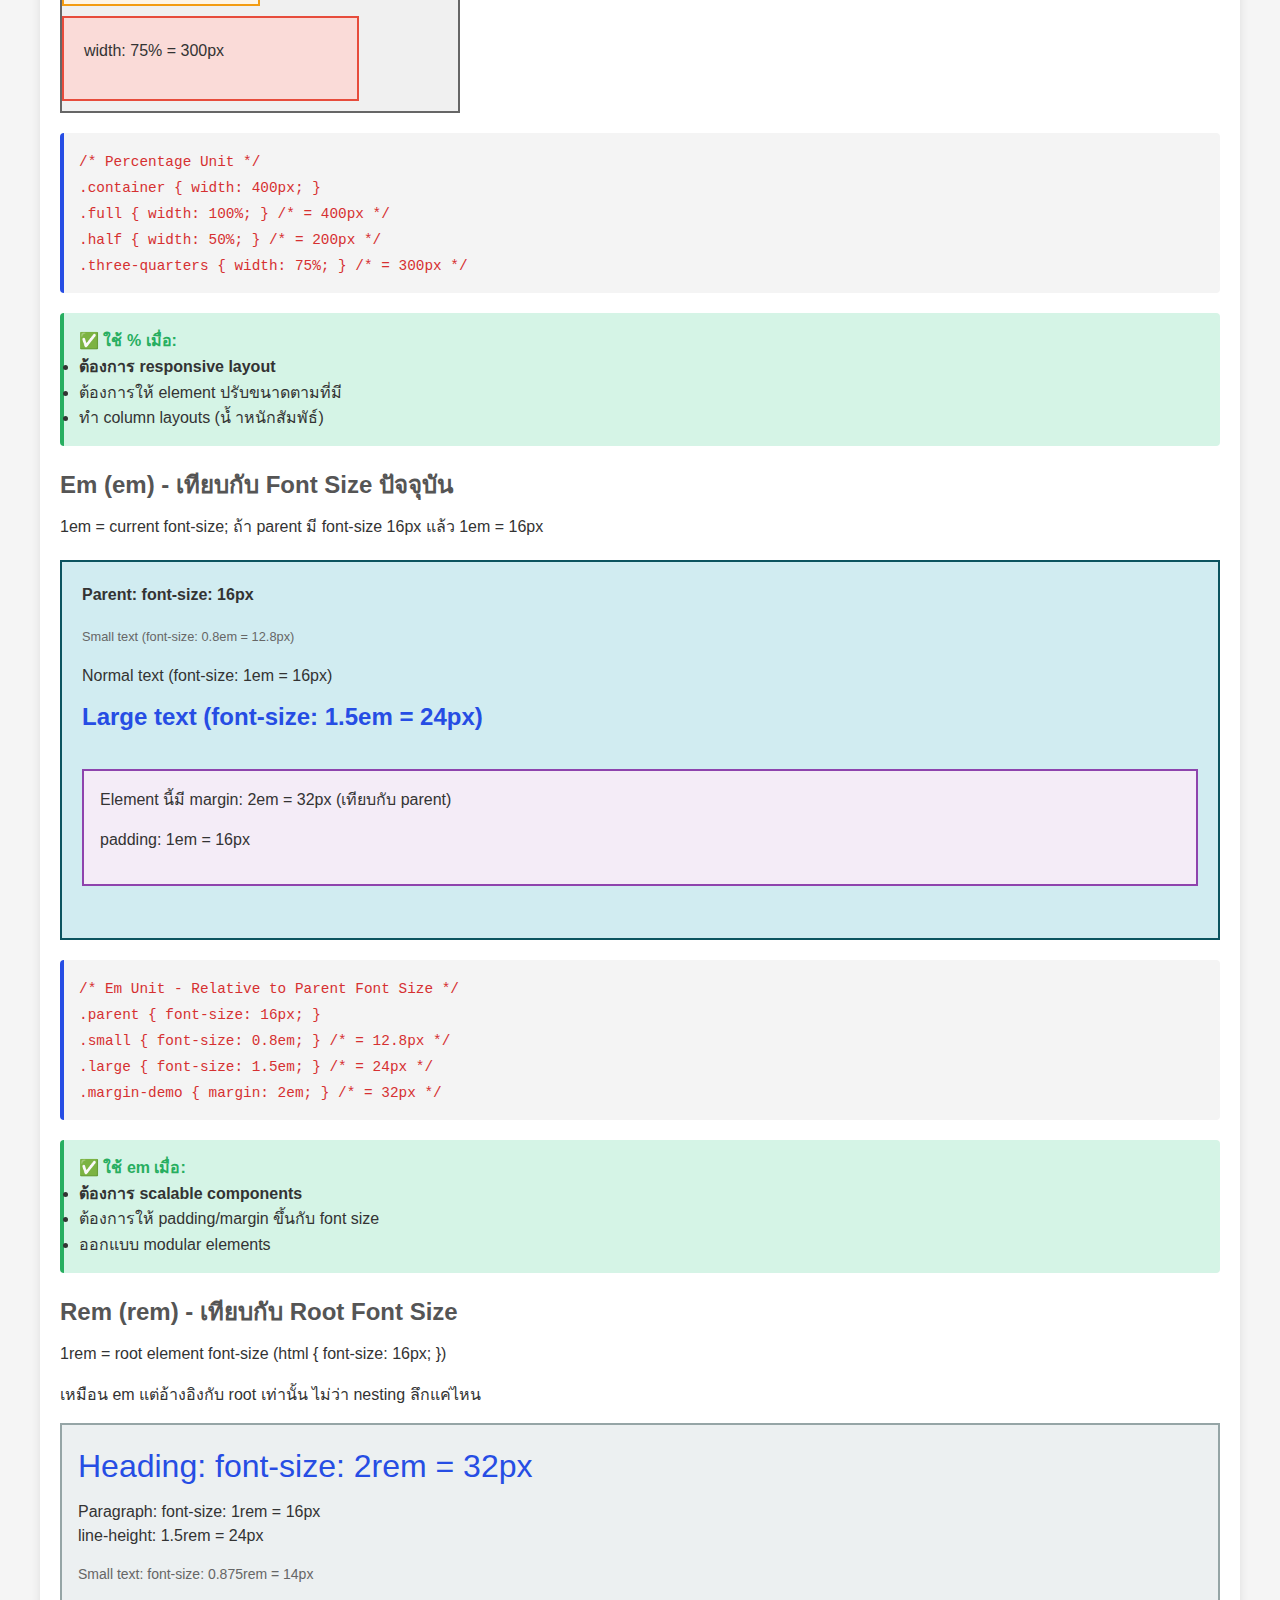
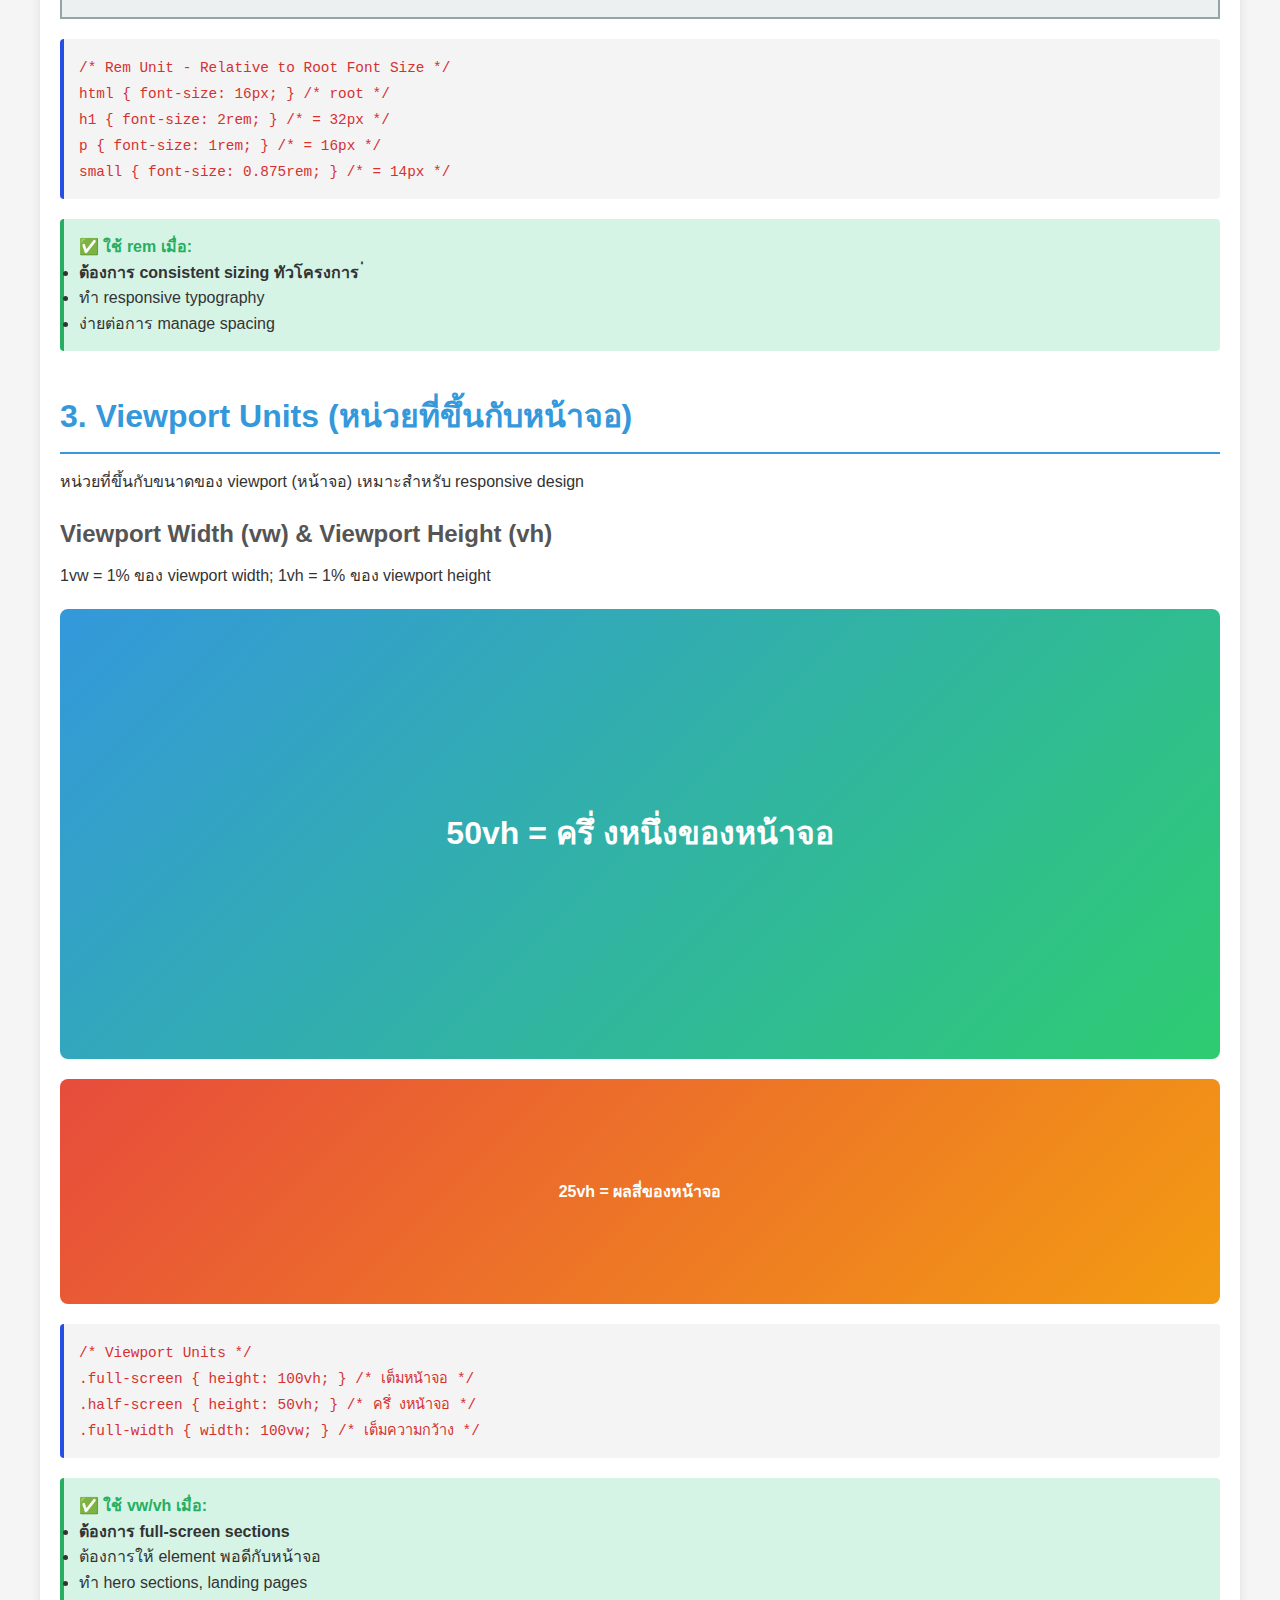
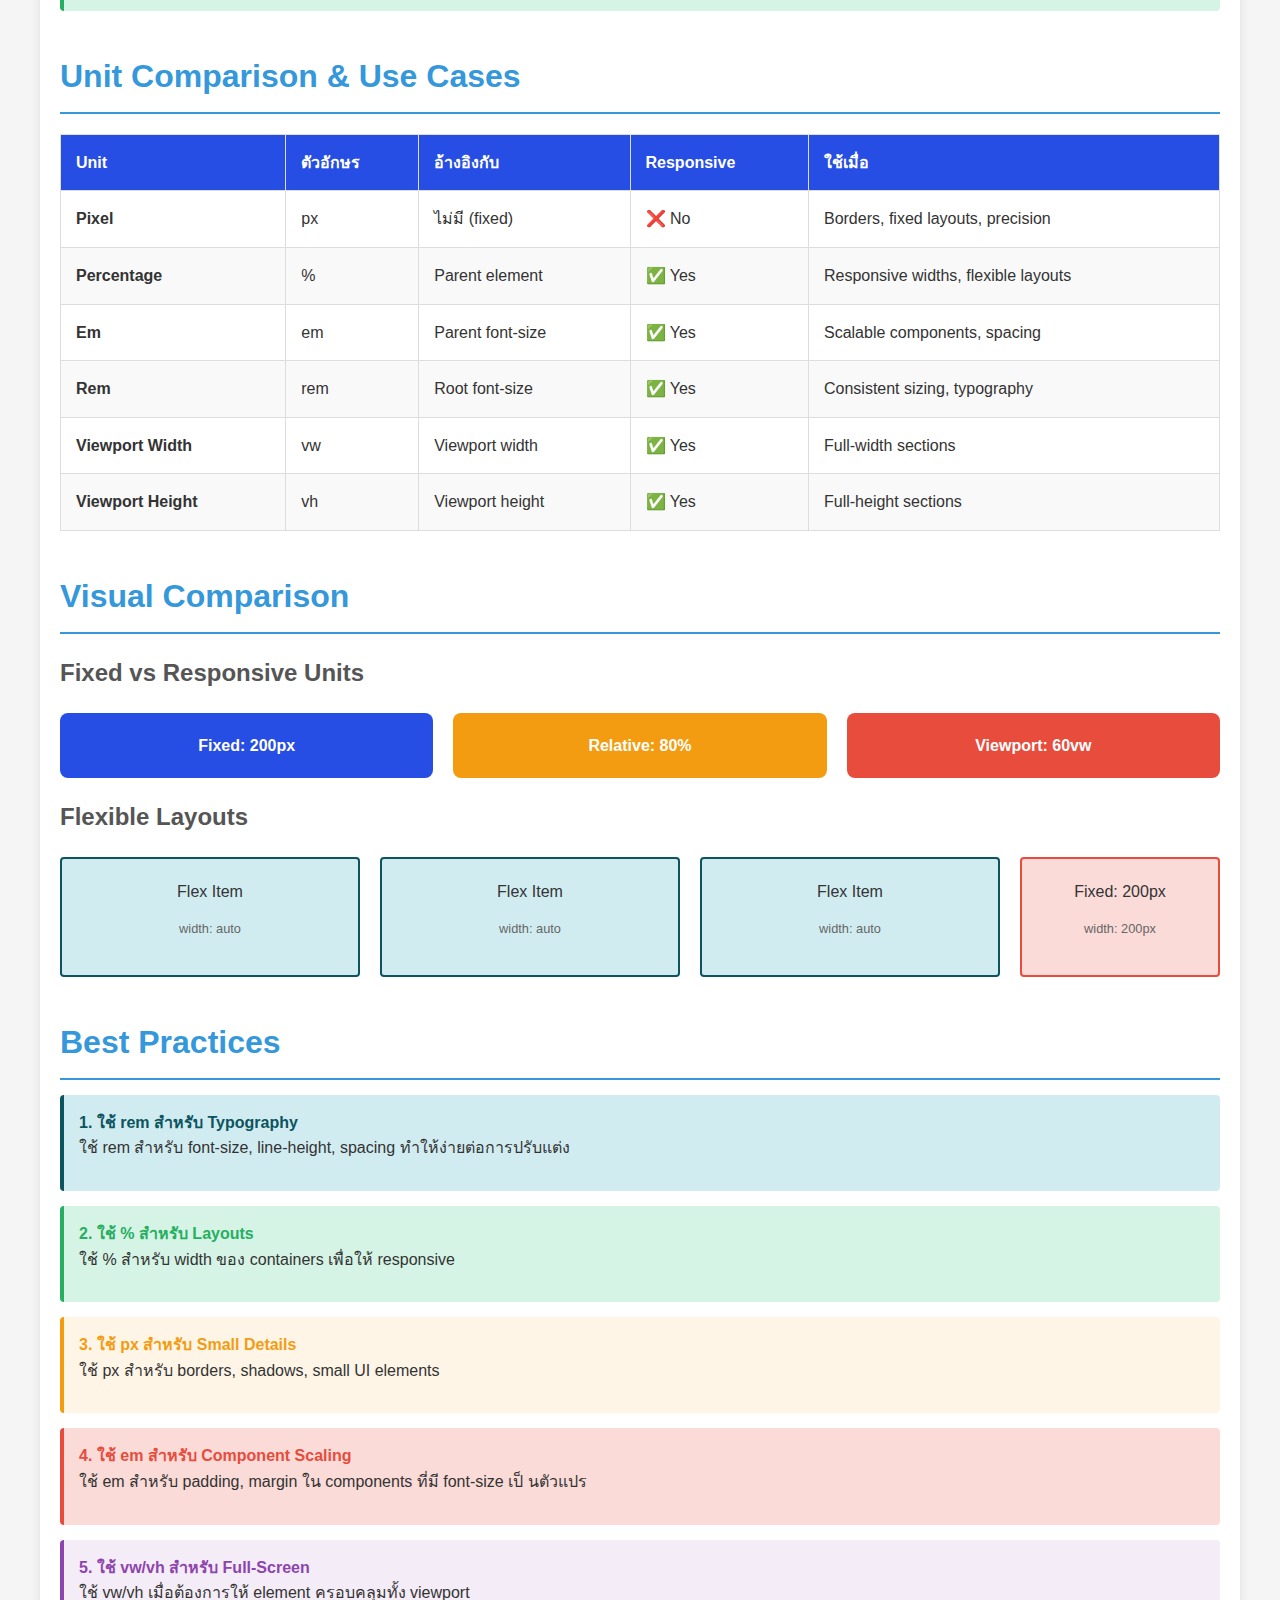
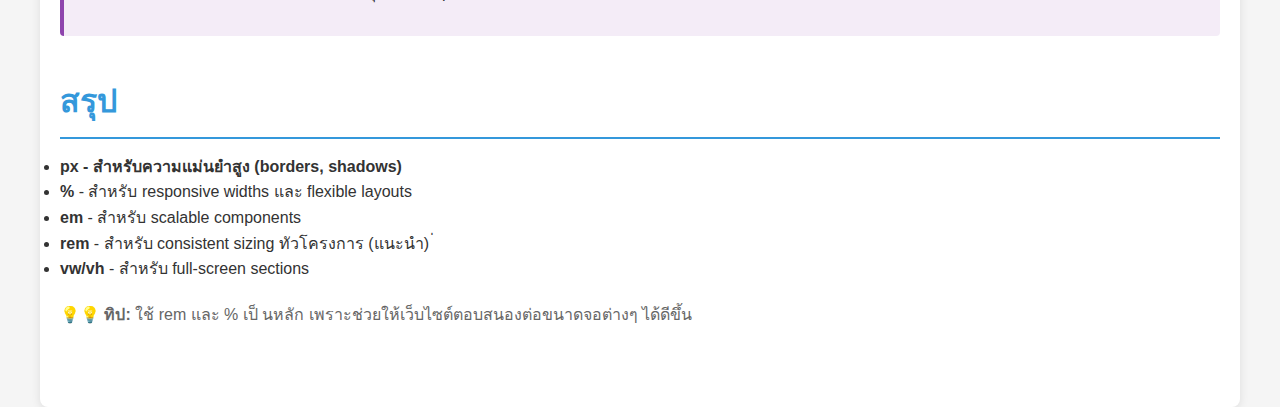
<file: units.html>
<!DOCTYPE html>
<html lang="th">
<head>
<meta charset="UTF-8" />
<meta name="viewport" content="width=device-width, initial-scale=1.0" />
<title>CSS Units - หน่วยวัด</title>
<link rel="stylesheet" href="styles.css" />
<style>
/* ================================
CSS UNITS DEMONSTRATION
================================ */
.units-section {
margin: 40px 0;
}
/* Pixel (px) - Fixed Unit */
.px-demo {
width: 300px;
padding: 20px;
margin: 10px;
background-color: #e8f4f8;
border: 2px solid #264de4;
border-radius: 5px;
}
/* Percentage (%) - Relative to Parent */
.percentage-container {
width: 400px;
background-color: #f0f0f0;
border: 2px solid #666;
margin: 20px 0;
}
.percentage-demo {
width: 100%;
padding: 20px;
background-color: #d5f4e6;
border: 2px solid #27ae60;
margin: 10px 0;
}
.percentage-demo-50 {
width: 50%;
padding: 20px;
background-color: #fef5e7;
border: 2px solid #f39c12;
margin: 10px 0;
}
.percentage-demo-75 {
width: 75%;
padding: 20px;
background-color: #fadbd8;
border: 2px solid #e74c3c;
margin: 10px 0;
}
/* Em - Relative to Font Size */
.em-demo {
font-size: 16px;
background-color: #d1ecf1;
border: 2px solid #0c5460;
padding: 20px;
margin: 20px 0;
}
.em-demo-small {
font-size: 0.8em;
color: #666;
}
.em-demo-large {
font-size: 1.5em;
color: #264de4;
font-weight: bold;
}
.em-demo-margin {
margin: 2em 0;
padding: 1em;
background-color: #f4ecf7;
border: 2px solid #8e44ad;
}
/* Rem - Relative to Root Font Size */
.rem-demo {
background-color: #ecf0f1;
border: 2px solid #95a5a6;
padding: 1rem;
margin: 1rem 0;
}
.rem-demo-h {
font-size: 2rem;
color: #264de4;
margin-bottom: 0.5rem;
}
.rem-demo-p {
font-size: 1rem;
line-height: 1.5rem;
color: #333;
}
/* Viewport Units */
.viewport-demo {
height: 50vh;
background: linear-gradient(135deg, #3498db, #2ecc71);
color: white;
display: flex;
align-items: center;
justify-content: center;
margin: 20px 0;
border-radius: 8px;
font-size: 2rem;
font-weight: bold;
}
.viewport-demo-small {
height: 25vh;
background: linear-gradient(135deg, #e74c3c, #f39c12);
color: white;
display: flex;
align-items: center;
justify-content: center;
margin: 20px 0;
border-radius: 8px;
font-weight: bold;
}
/* Comparison Box */
.units-comparison {
display: flex;
gap: 20px;
flex-wrap: wrap;
margin: 20px 0;
}
.unit-box {
flex: 1;
min-width: 200px;
padding: 20px;
border-radius: 8px;
text-align: center;
color: white;
font-weight: bold;
}
.unit-box.px {
background-color: #264de4;
width: 200px;
}
.unit-box.em {
background-color: #3498db;
font-size: 1.2em;
}
.unit-box.rem {
background-color: #27ae60;
font-size: 1.2rem;
}
.unit-box.percent {
background-color: #f39c12;
width: 80%;
}
.unit-box.vw {
background-color: #e74c3c;
width: 60vw;
}
/* Units Characteristics Table */
.units-table {
width: 100%;
border-collapse: collapse;
margin: 20px 0;
}
.units-table th,
.units-table td {
padding: 15px;
text-align: left;
border: 1px solid #ddd;
}
.units-table th {
background-color: #264de4;
color: white;
font-weight: bold;
}
.units-table tr:nth-child(even) {
background-color: #f9f9f9;
}
.units-table tr:hover {
background-color: #f0f0f0;
}
/* Use Cases */
.use-case {
background-color: #d5f4e6;
border-left: 4px solid #27ae60;
padding: 15px;
margin: 15px 0;
border-radius: 4px;
}
.use-case strong {
color: #27ae60;
}
/* Responsive Box Example */
.responsive-demo {
display: flex;
gap: 20px;
flex-wrap: wrap;
margin: 20px 0;
}
.responsive-item {
flex: 1;
min-width: 150px;
padding: 20px;
background-color: #d1ecf1;
border: 2px solid #0c5460;
border-radius: 4px;
text-align: center;
}
.responsive-item-fixed {
flex: 0 0 auto;
width: 200px;
padding: 20px;
background-color: #fadbd8;
border: 2px solid #e74c3c;
border-radius: 4px;
text-align: center;
}
/* Code Example */
.code-example {
background-color: #f4f4f4;
border-left: 4px solid #264de4;
padding: 15px;
margin: 20px 0;
border-radius: 4px;
overflow-x: auto;
}
.code-example code {
font-family: "Courier New", monospace;
font-size: 0.9em;
color: #d63031;
}
</style>
</head>
<body>
<div class="container">
<h1>CSS Units - หน่วยวัด ใน CSS</h1>
<p class="intro">
เรียนรู้หน่วยวัดต่าง ๆ ที่ใช้ใน CSS และเมื่อไหร่ที่ควรใช้
</p>
<!-- Introduction -->
<section class="units-section">
<h2>บทนํา CSS Units</h2>
<p>
CSS มีหน่วยวัดมากมาย แต่ละหน่วยมีข้อดีและข้อเสียที่แตกต่างกัน
การเลือกหน่วยที่ถูกต้องจะช่วยให้เว็บไซต์ของคุณสะดวกใช้งานและตอบสนองต่อขนาดจอได้ดี
</p>
</section>
<!-- Absolute Units -->
<section class="units-section">
<h2>1. Absolute Units (หน่วยคงที่)</h2>
<p>หน่วยที่มีขนาดคงที่ ไม่ขึ้นกับค่าอื่น</p>
<h3>Pixel (px) - หน่วยพิกเซล</h3>
<p>หน่วยที่นิยมใช้มากที่สุด 1px = 1/96 inch</p>
<div class="px-demo">
<h4>ตัวอย่าง: width: 300px, padding: 20px</h4>
<p>Element นี้มีความกว้างคงที่ 300px</p>
<p>ขนาดจะไม่เปลี่ยน ไม่ว่าหน้าจอมีขนาดเท่าไร</p>
</div>
<div class="code-example">
<code
>/* Pixel Unit */<br />
.box {<br />
&nbsp;&nbsp;width: 300px;<br />
&nbsp;&nbsp;padding: 20px;<br />
&nbsp;&nbsp;margin: 10px;<br />
&nbsp;&nbsp;font-size: 16px;<br />
}
</code>
</div>
<div class="use-case">
<strong>✅ ใช้ px เมื่อ:</strong>
<ul>
<li>ต้องการความแม่นยําสูง (border, shadows)</li>
<li>ใช้ fixed layouts</li>
<li>ออกแบบ icons หรือ small elements</li>
</ul>
</div>
</section>
<!-- Relative Units -->
<section class="units-section">
<h2>2. Relative Units (หน่วยสัมพัธ์)</h2>
<p>หน่วยที่ขึ้นกับค่าอื่น (parent element, root element, viewport)</p>
<!-- Percentage -->
<h3>Percentage (%) - เปอร์เซ็นต์</h3>
<p>ขนาดสัมพัธ์กับ parent element (ค่าเริ่มต้นคือ 100%)</p>
<div class="percentage-container">
<p style="color: #666; margin: 10px 0">
Parent Container: width: 400px
</p>
<div class="percentage-demo">
<p>width: 100% = 400px</p>
</div>
<div class="percentage-demo-50">
<p>width: 50% = 200px</p>
</div>
<div class="percentage-demo-75">
<p>width: 75% = 300px</p>
</div>
</div>
<div class="code-example">
<code
>/* Percentage Unit */<br />
.container { width: 400px; }<br />
.full { width: 100%; } /* = 400px */<br />
.half { width: 50%; } /* = 200px */<br />
.three-quarters { width: 75%; } /* = 300px */
</code>
</div>
<div class="use-case">
<strong>✅ ใช้ % เมื่อ:</strong>
<ul>
<li>ต้องการ responsive layout</li>
<li>ต้องการให้ element ปรับขนาดตามที่มี</li>
<li>ทํา column layouts (นํ้
าหนักสัมพัธ์)</li>
</ul>
</div>
<!-- Em Unit -->
<h3>Em (em) - เทียบกับ Font Size ปัจจุบัน</h3>
<p>
1em = current font-size; ถ้า parent มี font-size 16px แล้ว 1em = 16px
</p>
<div class="em-demo">
<p style="margin-bottom: 20px">
<strong>Parent: font-size: 16px</strong>
</p>
<p class="em-demo-small">Small text (font-size: 0.8em = 12.8px)</p>
<p style="font-size: 1em; margin: 10px 0">
Normal text (font-size: 1em = 16px)
</p>
<p class="em-demo-large">Large text (font-size: 1.5em = 24px)</p>
<div class="em-demo-margin">
<p>Element นี้มี margin: 2em = 32px (เทียบกับ parent)</p>
<p>padding: 1em = 16px</p>
</div>
</div>
<div class="code-example">
<code
>/* Em Unit - Relative to Parent Font Size */<br />
.parent { font-size: 16px; }<br />
.small { font-size: 0.8em; } /* = 12.8px */<br />
.large { font-size: 1.5em; } /* = 24px */<br />
.margin-demo { margin: 2em; } /* = 32px */
</code>
</div>
<div class="use-case">
<strong>✅ ใช้ em เมื่อ:</strong>
<ul>
<li>ต้องการ scalable components</li>
<li>ต้องการให้ padding/margin ขึ้นกับ font size</li>
<li>ออกแบบ modular elements</li>
</ul>
</div>
<!-- Rem Unit -->
<h3>Rem (rem) - เทียบกับ Root Font Size</h3>
<p>1rem = root element font-size (html { font-size: 16px; })</p>
<p>เหมือน em แต่อ้างอิงกับ root เท่านั้น ไม่ว่า nesting ลึกแค่ไหน</p>
<div class="rem-demo">
<div class="rem-demo-h">Heading: font-size: 2rem = 32px</div>
<p class="rem-demo-p">
Paragraph: font-size: 1rem = 16px<br />
line-height: 1.5rem = 24px
</p>
<p style="font-size: 0.875rem; color: #666">
Small text: font-size: 0.875rem = 14px
</p>
</div>
<div class="code-example">
<code
>/* Rem Unit - Relative to Root Font Size */<br />
html { font-size: 16px; } /* root */<br />
h1 { font-size: 2rem; } /* = 32px */<br />
p { font-size: 1rem; } /* = 16px */<br />
small { font-size: 0.875rem; } /* = 14px */
</code>
</div>
<div class="use-case">
<strong>✅ ใช้ rem เมื่อ:</strong>
<ul>
<li>ต้องการ consistent sizing ทัวโครงการ ่ </li>
<li>ทํา responsive typography</li>
<li>ง่ายต่อการ manage spacing</li>
</ul>
</div>
</section>
<!-- Viewport Units -->
<section class="units-section">
<h2>3. Viewport Units (หน่วยที่ขึ้นกับหน้าจอ)</h2>
<p>
หน่วยที่ขึ้นกับขนาดของ viewport (หน้าจอ) เหมาะสําหรับ responsive design
</p>
<h3>Viewport Width (vw) & Viewport Height (vh)</h3>
<p>1vw = 1% ของ viewport width; 1vh = 1% ของ viewport height</p>
<div class="viewport-demo">50vh = ครึ่ งหนึ่งของหน้าจอ</div>
<div class="viewport-demo-small">25vh = ผลสี่ของหน้าจอ</div>
<div class="code-example">
<code
>/* Viewport Units */<br />
.full-screen { height: 100vh; } /* เต็มหน้าจอ */<br />
.half-screen { height: 50vh; } /* ครึ่ งหน้าจอ */<br />
.full-width { width: 100vw; } /* เต็มความกว้าง */
</code>
</div>
<div class="use-case">
<strong>✅ ใช้ vw/vh เมื่อ:</strong>
<ul>
<li>ต้องการ full-screen sections</li>
<li>ต้องการให้ element พอดีกับหน้าจอ</li>
<li>ทํา hero sections, landing pages</li>
</ul>
</div>
</section>
<!-- Comparison -->
<section class="units-section">
<h2>Unit Comparison & Use Cases</h2>
<table class="units-table">
<thead>
<tr>
<th>Unit</th>
<th>ตัวอักษร</th>
<th>อ้างอิงกับ</th>
<th>Responsive</th>
<th>ใช้เมื่อ</th>
</tr>
</thead>
<tbody>
<tr>
<td><strong>Pixel</strong></td>
<td>px</td>
<td>ไม่มี (fixed)</td>
<td>❌ No</td>
<td>Borders, fixed layouts, precision</td>
</tr>
<tr>
<td><strong>Percentage</strong></td>
<td>%</td>
<td>Parent element</td>
<td>✅ Yes</td>
<td>Responsive widths, flexible layouts</td>
</tr>
<tr>
<td><strong>Em</strong></td>
<td>em</td>
<td>Parent font-size</td>
<td>✅ Yes</td>
<td>Scalable components, spacing</td>
</tr>
<tr>
<td><strong>Rem</strong></td>
<td>rem</td>
<td>Root font-size</td>
<td>✅ Yes</td>
<td>Consistent sizing, typography</td>
</tr>
<tr>
<td><strong>Viewport Width</strong></td>
<td>vw</td>
<td>Viewport width</td>
<td>✅ Yes</td>
<td>Full-width sections</td>
</tr>
<tr>
<td><strong>Viewport Height</strong></td>
<td>vh</td>
<td>Viewport height</td>
<td>✅ Yes</td>
<td>Full-height sections</td>
</tr>
</tbody>
</table>
</section>
<!-- Visual Comparison -->
<section class="units-section">
<h2>Visual Comparison</h2>
<h3>Fixed vs Responsive Units</h3>
<div class="units-comparison">
<div class="unit-box px">Fixed: 200px</div>
<div class="unit-box percent">Relative: 80%</div>
<div class="unit-box vw">Viewport: 60vw</div>
</div>
<h3>Flexible Layouts</h3>
<div class="responsive-demo">
<div class="responsive-item">
<p>Flex Item</p>
<p style="font-size: 0.8em; color: #666">width: auto</p>
</div>
<div class="responsive-item">
<p>Flex Item</p>
<p style="font-size: 0.8em; color: #666">width: auto</p>
</div>
<div class="responsive-item">
<p>Flex Item</p>
<p style="font-size: 0.8em; color: #666">width: auto</p>
</div>
<div class="responsive-item-fixed">
<p>Fixed: 200px</p>
<p style="font-size: 0.8em; color: #666">width: 200px</p>
</div>
</div>
</section>
<!-- Best Practices -->
<section class="units-section">
<h2>Best Practices</h2>
<div
class="use-case"
style="background-color: #d1ecf1; border-left-color: #0c5460"
>
<strong style="color: #0c5460">1. ใช้ rem สําหรับ Typography</strong>
<p>
ใช้ rem สําหรับ font-size, line-height, spacing
ทําให้ง่ายต่อการปรับแต่ง
</p>
</div>
<div
class="use-case"
style="background-color: #d5f4e6; border-left-color: #27ae60"
>
<strong style="color: #27ae60">2. ใช้ % สําหรับ Layouts</strong>
<p>ใช้ % สําหรับ width ของ containers เพื่อให้ responsive</p>
</div>
<div
class="use-case"
style="background-color: #fef5e7; border-left-color: #f39c12"
>
<strong style="color: #f39c12">3. ใช้ px สําหรับ Small Details</strong>
<p>ใช้ px สําหรับ borders, shadows, small UI elements</p>
</div>
<div
class="use-case"
style="background-color: #fadbd8; border-left-color: #e74c3c"
>
<strong style="color: #e74c3c"
>4. ใช้ em สําหรับ Component Scaling</strong
>
<p>
ใช้ em สําหรับ padding, margin ใน components ที่มี font-size
เป็ นตัวแปร
</p>
</div>
<div
class="use-case"
style="background-color: #f4ecf7; border-left-color: #8e44ad"
>
<strong style="color: #8e44ad"
>5. ใช้ vw/vh สําหรับ Full-Screen</strong
>
<p>ใช้ vw/vh เมื่อต้องการให้ element ครอบคลุมทั้ง viewport</p>
</div>
</section>
<!-- Summary -->
<section class="units-section">
<h2>สรุป</h2>
<ul>
<li><strong>px</strong> - สําหรับความแม่นยําสูง (borders, shadows)</li>
<li>
<strong>%</strong> - สําหรับ responsive widths และ flexible layouts
</li>
<li><strong>em</strong> - สําหรับ scalable components</li>
<li>
<strong>rem</strong> - สําหรับ consistent sizing ทัวโครงการ (แนะนํา) ่
</li>
<li><strong>vw/vh</strong> - สําหรับ full-screen sections</li>
</ul>
<p style="margin-top: 20px; color: #666">
💡💡 <strong>ทิป:</strong> ใช้ rem และ % เป็ นหลัก
เพราะช่วยให้เว็บไซต์ตอบสนองต่อขนาดจอต่างๆ ได้ดีขึ้น
</p>
</section>
</div>
</body>
</html>
</file>
<file: styles.css>
/* ================================
UNIVERSAL SELECTOR (*)
================================ */
* {
margin: 0;
padding: 0;
box-sizing: border-box;
}
/* ================================
ELEMENT SELECTORS
================================ */
/* Body - ตั้
งค่า default ทั้
งเพจ */
body {
font-family: "Segoe UI", Tahoma, Geneva, Verdana, sans-serif;
line-height: 1.6;
color: #333;
background-color: #f5f5f5;
}
/* Heading */
h1 {
font-size: 2.5em;
font-weight: 700;
color: #264de4;
text-align: center;
line-height: 1.2;
margin-bottom: 20px;
}
h2 {
font-size: 2em;
color: #3498db;
margin-top: 30px;
margin-bottom: 15px;
border-bottom: 2px solid #3498db;
padding-bottom: 10px;
}
h3 {
font-size: 1.5em;
color: #555;
margin-top: 20px;
margin-bottom: 10px;
}
/* Paragraph */
p {
font-size: 1em;
margin-bottom: 15px;
}
/* Container */
.container {
max-width: 1200px;
margin: 0 auto;
padding: 40px 20px;
background: white;
border-radius: 8px;
box-shadow: 0 2px 10px rgba(0, 0, 0, 0.1);
}
/* ================================
CLASS SELECTORS (.)
================================ */
/* Intro paragraph */
.intro {
font-size: 1.2em;
color: #666;
text-align: center;
font-style: italic;
margin-bottom: 30px;
}
/* Highlight text */
.highlight {
background-color: #fff3cd;
padding: 2px 6px;
border-radius: 3px;
color: #856404;
}
/* Code block styling */
.code-box {
background-color: #f4f4f4;
border-left: 4px solid #264de4;
padding: 15px;
margin: 20px 0;
border-radius: 4px;
overflow-x: auto;
}
.code-box code {
font-family: "Courier New", monospace;
font-size: 0.9em;
color: #d63031;
}
/* Button styling */
.btn {
display: inline-block;
padding: 10px 20px;
background-color: #dddddd;
color: rgb(0, 0, 0);
text-decoration: none;
border-radius: 5px;
transition: all 0.3s ease;
border: none;
cursor: pointer;
font-size: 1em;
margin: 10px 5px 10px 0;
}
.btn:hover {
background-color: #c8ff00;
transform: translateY(-2px);
box-shadow: 0 4px 8px rgba(0, 0, 0, 0.2);
}
.btn:active {
transform: translateY(0);
box-shadow: 0 2px 4px rgba(0, 0, 0, 0.2);
}
/* ================================
ID SELECTORS (#)
================================ */
#main-section {
margin: 40px 0;
}
/* ================================
ATTRIBUTE SELECTORS []
================================ */
input[type="text"],
input[type="email"],
textarea {
width: 100%;
padding: 10px;
margin: 10px 0;
border: 1px solid #ddd;
border-radius: 4px;
font-family: inherit;
}
input[type="text"]:focus,
input[type="email"]:focus,
textarea:focus {
outline: none;
border-color: #264de4;
box-shadow: 0 0 5px rgba(38, 77, 228, 0.5);
}
input[disabled] {
background-color: #e9ecef;
cursor: not-allowed;
}
a[target="_blank"]::after {
content: " ↗";
font-size: 0.8em;
}
/* ================================
PSEUDO-CLASS SELECTORS
================================ */
a {
color: #264de4;
text-decoration: none;
transition: color 0.3s ease;
}
a:hover {
color: #3498db;
text-decoration: underline;
}
a:visited {
color: #8e44ad;
}
a:active {
color: #c0392b;
}
li:first-child {
font-weight: bold;
}
li:last-child {
margin-bottom: 0;
}
/* ================================
COLOR & TEXT STYLING
================================ */
/* Text colors */
.text-primary {
color: #264de4;
}
.text-success {
color: #27ae60;
}
.text-warning {
color: #f39c12;
}
.text-danger {
color: #e74c3c;
}
/* Background colors */
.bg-light {
background-color: #ecf0f1;
padding: 15px;
border-radius: 4px;
}
.bg-info {
background-color: #d1ecf1;
border-left: 4px solid #0c5460;
padding: 15px;
border-radius: 4px;
}
/* Font styling */
.font-bold {
font-weight: 700;
}
.font-italic {
font-style: italic;
}
.text-uppercase {
text-transform: uppercase;
letter-spacing: 1px;
}
.text-center {
text-align: center;
}
.text-justify {
text-align: justify;
}
</file>
